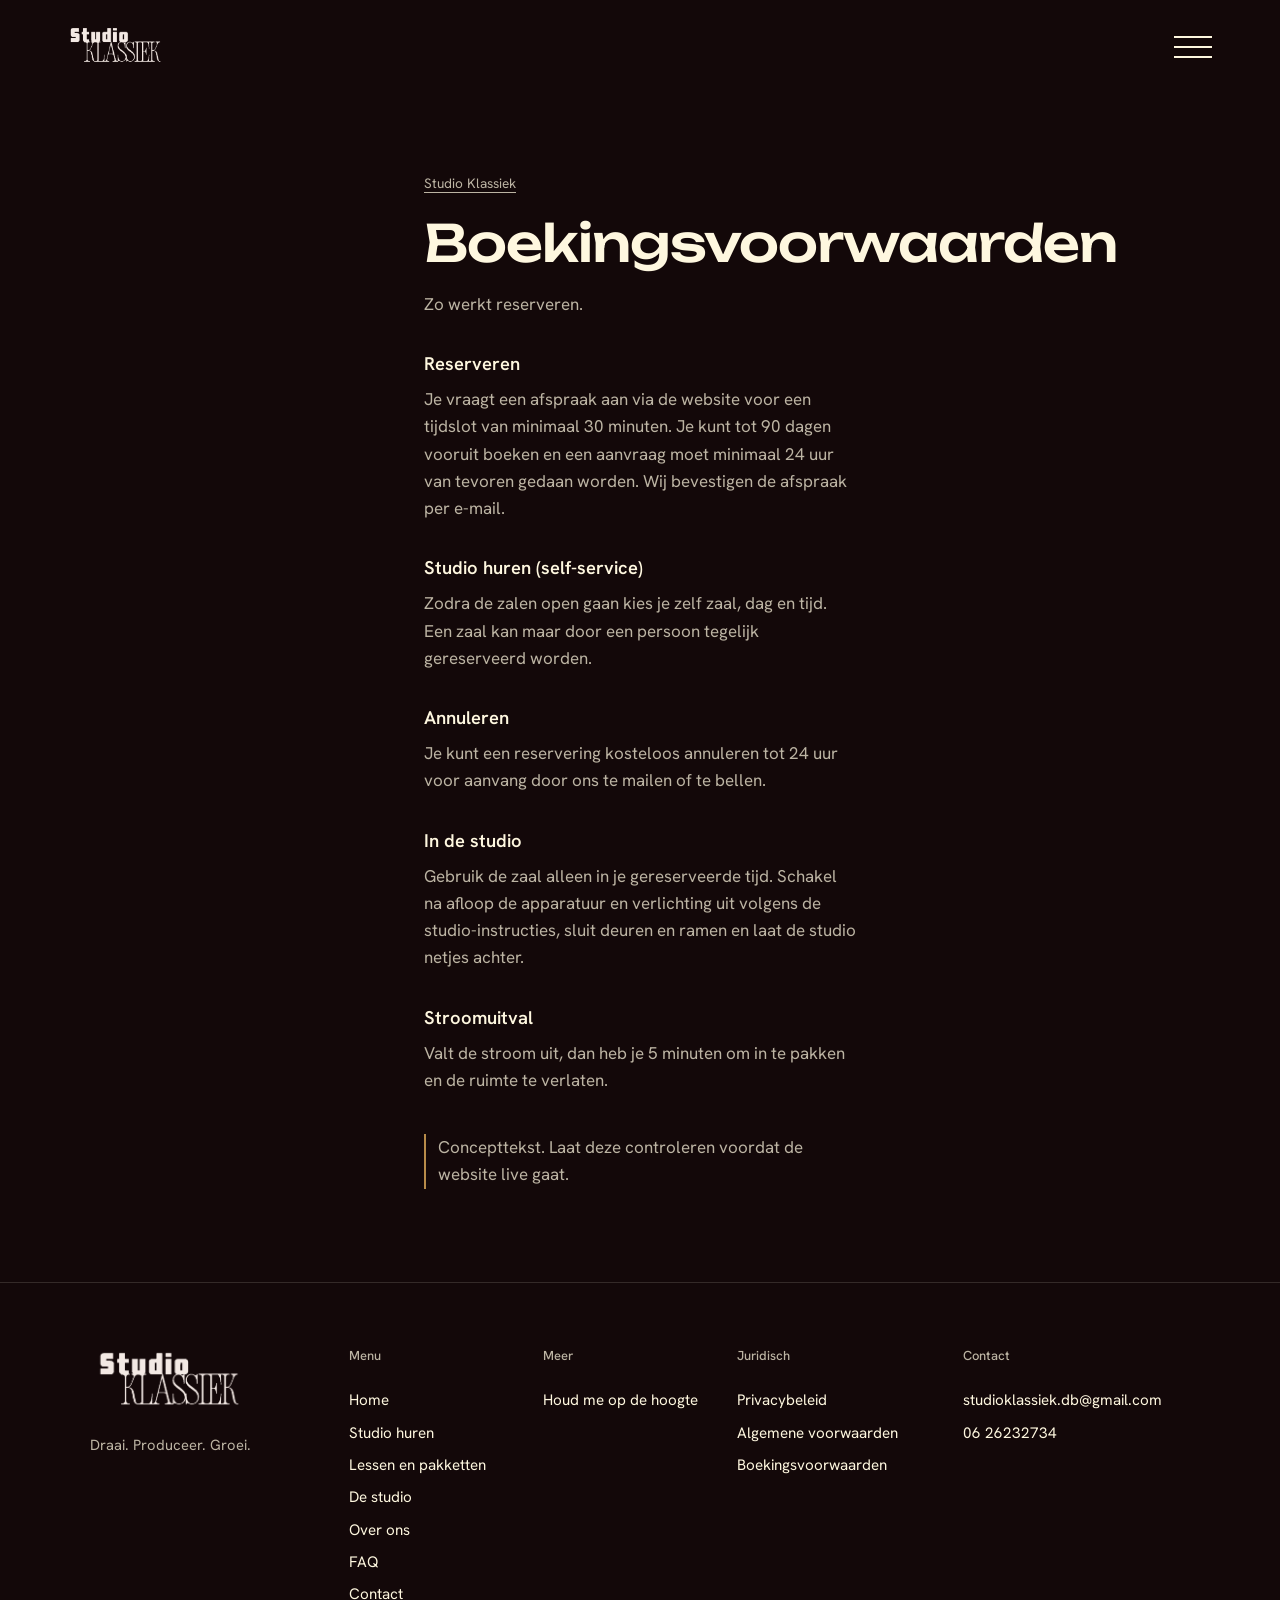
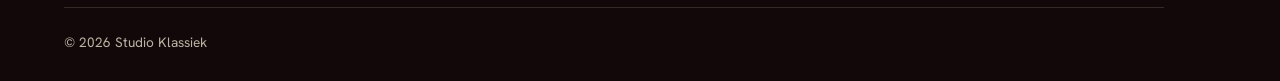
<file: boekingsvoorwaarden.html>
<!doctype html>
<html lang="nl">
<head>
<meta charset="utf-8">
<meta http-equiv="Content-Security-Policy" content="default-src 'self'; script-src 'self'; style-src 'self'; img-src 'self' data:; font-src 'self'; connect-src 'self' https://formsubmit.co; frame-src https://www.google.com; object-src 'none'; base-uri 'self'; form-action 'self'">
<meta name="viewport" content="width=device-width, initial-scale=1">
<title>Boekingsvoorwaarden | Studio Klassiek</title>
<link rel="icon" href="favicon.ico">
<link rel="stylesheet" href="fonts.css">
<link rel="stylesheet" href="styles.css">
</head>
<body class="inner">

<a class="skip" href="#main">Naar de inhoud</a>

<header class="site-header">
  <a class="brand" href="index.html" aria-label="Studio Klassiek, naar de startpagina">
    <img src="assets/logo-cream.png" width="657" height="285" alt="Studio Klassiek">
  </a>
  <div class="head-actions">
    <button class="burger" id="burger" aria-expanded="false" aria-controls="menu" aria-label="Menu"><span></span><span></span><span></span></button>
  </div>
</header>

<nav class="menu" id="menu" aria-label="Hoofdmenu" hidden>
  <a href="self-service.html"><span class="m-text"><span class="m-label">Studio huren</span><small>DJ-studio en Produce-studio per 30 minuten</small></span></a>
  <a href="pakketten.html"><span class="m-text"><span class="m-label">Lessen en pakketten</span><small>DJ- of Produce-lessen, 5 of 10 per pakket</small></span></a>
  <a href="studio.html"><span class="m-text"><span class="m-label">De studio</span><small>De ruimtes en de apparatuur</small></span></a>
  <a href="over-ons.html"><span class="m-text"><span class="m-label">Over ons</span><small>Wie we zijn en voor wie we er zijn</small></span></a>
</nav>

<main id="main" class="page">
  <div class="block narrow-page doc">
    <p class="crumb"><a href="index.html">Studio Klassiek</a></p>
    <h1 class="page-title">Boekingsvoorwaarden</h1>
    <p class="intro">Zo werkt reserveren.</p>
    <h2>Reserveren</h2>
    <p>Je vraagt een afspraak aan via de website voor een tijdslot van minimaal 30 minuten. Je kunt tot 90 dagen vooruit boeken en een aanvraag moet minimaal 24 uur van tevoren gedaan worden. Wij bevestigen de afspraak per e-mail.</p>
    <h2>Studio huren (self-service)</h2>
    <p>Zodra de zalen open gaan kies je zelf zaal, dag en tijd. Een zaal kan maar door een persoon tegelijk gereserveerd worden.</p>
    <h2>Annuleren</h2>
    <p>Je kunt een reservering kosteloos annuleren tot 24 uur voor aanvang door ons te mailen of te bellen.</p>
    <h2>In de studio</h2>
    <p>Gebruik de zaal alleen in je gereserveerde tijd. Schakel na afloop de apparatuur en verlichting uit volgens de studio-instructies, sluit deuren en ramen en laat de studio netjes achter.</p>
    <h2>Stroomuitval</h2>
    <p>Valt de stroom uit, dan heb je 5 minuten om in te pakken en de ruimte te verlaten.</p>
    <p class="fine concept">Concepttekst. Laat deze controleren voordat de website live gaat.</p>
  </div>
</main>

<footer class="site-footer big">
  <div class="foot-grid">
    <div class="foot-brand">
      <img src="assets/logo-cream.png" width="657" height="285" alt="Studio Klassiek">
      <p>Draai. Produceer. Groei.</p>
    </div>
    <nav aria-label="Footer menu">
      <h4>Menu</h4>
      <a href="index.html">Home</a>
      <a href="self-service.html">Studio huren</a>
      <a href="pakketten.html">Lessen en pakketten</a>
      <a href="studio.html">De studio</a>
      <a href="over-ons.html">Over ons</a>
      <a href="faq.html">FAQ</a>
      <a href="contact.html">Contact</a>
    </nav>
    <nav aria-label="Meer">
      <h4>Meer</h4>
      <a href="index.html#early">Houd me op de hoogte</a>
    </nav>
    <nav aria-label="Juridisch">
      <h4>Juridisch</h4>
      <a href="privacy.html">Privacybeleid</a>
      <a href="voorwaarden.html">Algemene voorwaarden</a>
      <a href="boekingsvoorwaarden.html">Boekingsvoorwaarden</a>
    </nav>
    <div>
      <h4>Contact</h4>
      <a data-c-mail href="mailto:studioklassiek.db@gmail.com">studioklassiek.db@gmail.com</a>
      <a data-c-tel href="tel:+31626232734">06 26232734</a>
    </div>
  </div>
  <p class="copy">&copy; 2026 Studio Klassiek</p>
</footer>

<script src="common.js"></script>
<script src="content.js"></script>
</body>
</html>
</file>
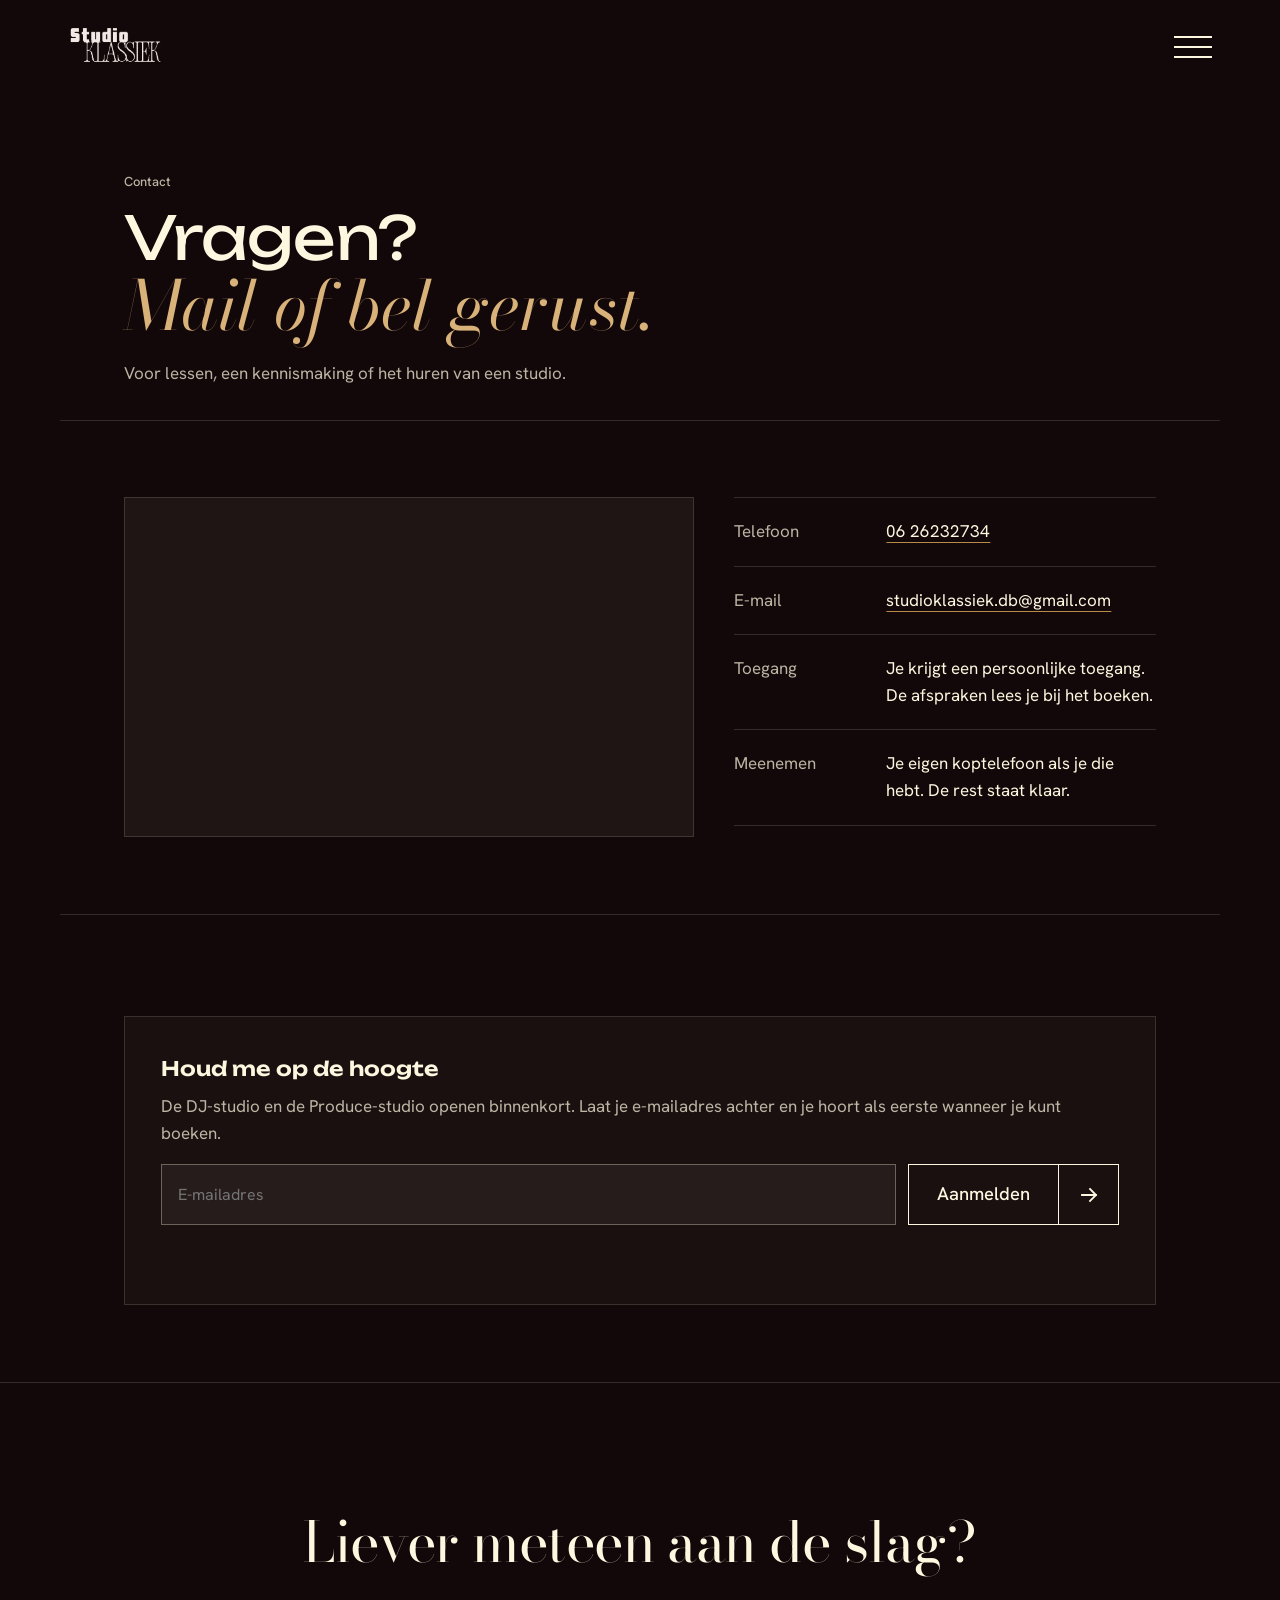
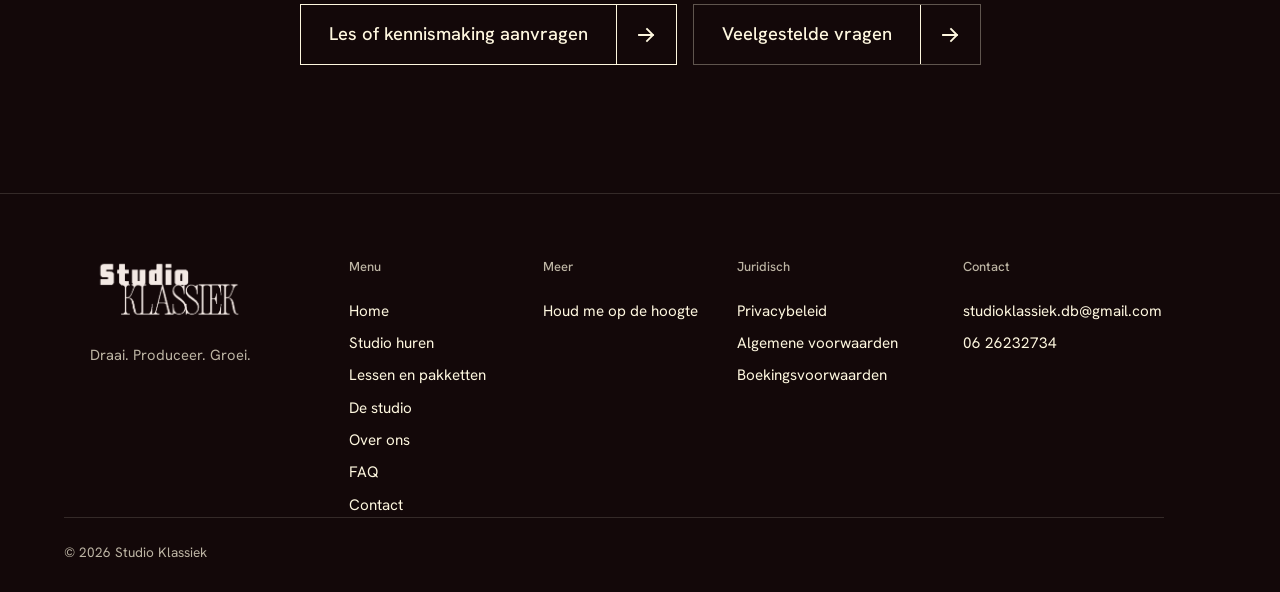
<file: contact.html>
<!doctype html>
<html lang="nl">
<head>
<meta charset="utf-8">
<meta http-equiv="Content-Security-Policy" content="default-src 'self'; script-src 'self'; style-src 'self'; img-src 'self' data:; font-src 'self'; connect-src 'self' https://formsubmit.co; frame-src https://www.google.com; object-src 'none'; base-uri 'self'; form-action 'self'">
<meta name="viewport" content="width=device-width, initial-scale=1">
<title>Contact | Studio Klassiek</title>
<link rel="icon" href="favicon.ico">
<link rel="stylesheet" href="fonts.css">
<link rel="stylesheet" href="styles.css">
</head>
<body class="inner">

<a class="skip" href="#main">Naar de inhoud</a>

<header class="site-header">
  <a class="brand" href="index.html" aria-label="Studio Klassiek, naar de startpagina">
    <img src="assets/logo-cream.png" width="657" height="285" alt="Studio Klassiek">
  </a>
  <div class="head-actions">
    <button class="burger" id="burger" aria-expanded="false" aria-controls="menu" aria-label="Menu"><span></span><span></span><span></span></button>
  </div>
</header>

<nav class="menu" id="menu" aria-label="Hoofdmenu" hidden>
  <a href="self-service.html"><span class="m-text"><span class="m-label">Studio huren</span><small>DJ-studio en Produce-studio per 30 minuten</small></span></a>
  <a href="pakketten.html"><span class="m-text"><span class="m-label">Lessen en pakketten</span><small>DJ- of Produce-lessen, 5 of 10 per pakket</small></span></a>
  <a href="studio.html"><span class="m-text"><span class="m-label">De studio</span><small>De ruimtes en de apparatuur</small></span></a>
  <a href="over-ons.html"><span class="m-text"><span class="m-label">Over ons</span><small>Wie we zijn en voor wie we er zijn</small></span></a>
</nav>

<main id="main" class="page">

<section class="block wide pk-head">
  <p class="eyebrow">Contact</p>
  <h1 class="pk-title">Vragen?<br><em>Mail of bel gerust.</em></h1>
  <p class="intro">Voor lessen, een kennismaking of het huren van een studio.</p>
</section>

<section class="block wide" id="locatie">
  <div class="loc-grid"><div class="map">
    <iframe data-c-map title="Kaart van Den Bosch" loading="lazy" referrerpolicy="no-referrer-when-downgrade" src="https://www.google.com/maps?q=Den+Bosch&amp;output=embed"></iframe>
  </div>
  <dl class="info">
    <div><dt>Telefoon</dt><dd><a data-c-tel href="tel:+31626232734">06 26232734</a></dd></div>
    <div><dt>E-mail</dt><dd><a data-c-mail href="mailto:studioklassiek.db@gmail.com">studioklassiek.db@gmail.com</a></dd></div>
    <div><dt>Adres</dt><dd class="todo" data-c="contact.address">Volgt ('s-Hertogenbosch)</dd></div>
    <div><dt>Openbaar vervoer</dt><dd class="todo" data-c="contact.transit">Volgt</dd></div>
    <div><dt>Parkeren</dt><dd class="todo" data-c="contact.parking">Volgt</dd></div>
    <div><dt>Toegang</dt><dd data-c="contact.access">Je krijgt een persoonlijke toegang. De afspraken lees je bij het boeken.</dd></div>
    <div><dt>Meenemen</dt><dd data-c="contact.bring">Je eigen koptelefoon als je die hebt. De rest staat klaar.</dd></div>
  </dl></div>
</section>

<section class="block wide" id="early">
  <div class="notify">
    <div>
      <h3>Houd me op de hoogte</h3>
      <p data-c="home.notify">De DJ-studio en de Produce-studio openen binnenkort. Laat je e-mailadres achter en je hoort als eerste wanneer je kunt boeken.</p>
    </div>
    <form id="earlyForm" class="early-form" novalidate>
      <label class="sr-only" for="earlyEmail">E-mailadres</label>
      <input id="earlyEmail" name="email" type="email" autocomplete="email" maxlength="120" placeholder="E-mailadres" required>
      <button class="btn" type="submit"><span>Aanmelden</span><i class="arrow" aria-hidden="true"><svg viewBox="0 0 24 24"><path d="M5 12h14M13 6l6 6-6 6"/></svg></i></button>
    </form>
    <p class="early-msg" id="earlyMsg" role="status"></p>
  </div>
</section>

<section class="cta-band">
  <h2>Liever meteen aan de slag?</h2>
  <div class="cta-actions">
    <a class="btn" href="lessen-boeken.html"><span>Les of kennismaking aanvragen</span><i class="arrow" aria-hidden="true"><svg viewBox="0 0 24 24"><path d="M5 12h14M13 6l6 6-6 6"/></svg></i></a>
    <a class="btn alt" href="faq.html"><span>Veelgestelde vragen</span><i class="arrow" aria-hidden="true"><svg viewBox="0 0 24 24"><path d="M5 12h14M13 6l6 6-6 6"/></svg></i></a>
  </div>
</section>

</main>

<footer class="site-footer big">
  <div class="foot-grid">
    <div class="foot-brand">
      <img src="assets/logo-cream.png" width="657" height="285" alt="Studio Klassiek">
      <p>Draai. Produceer. Groei.</p>
    </div>
    <nav aria-label="Footer menu">
      <h4>Menu</h4>
      <a href="index.html">Home</a>
      <a href="self-service.html">Studio huren</a>
      <a href="pakketten.html">Lessen en pakketten</a>
      <a href="studio.html">De studio</a>
      <a href="over-ons.html">Over ons</a>
      <a href="faq.html">FAQ</a>
      <a href="contact.html">Contact</a>
    </nav>
    <nav aria-label="Meer">
      <h4>Meer</h4>
      <a href="index.html#early">Houd me op de hoogte</a>
    </nav>
    <nav aria-label="Juridisch">
      <h4>Juridisch</h4>
      <a href="privacy.html">Privacybeleid</a>
      <a href="voorwaarden.html">Algemene voorwaarden</a>
      <a href="boekingsvoorwaarden.html">Boekingsvoorwaarden</a>
    </nav>
    <div>
      <h4>Contact</h4>
      <a data-c-mail href="mailto:studioklassiek.db@gmail.com">studioklassiek.db@gmail.com</a>
      <a data-c-tel href="tel:+31626232734">06 26232734</a>
    </div>
  </div>
  <p class="copy">&copy; 2026 Studio Klassiek</p>
</footer>

<script src="common.js"></script>
<script src="content.js"></script>
<script src="early.js"></script>
</body>
</html>
</file>
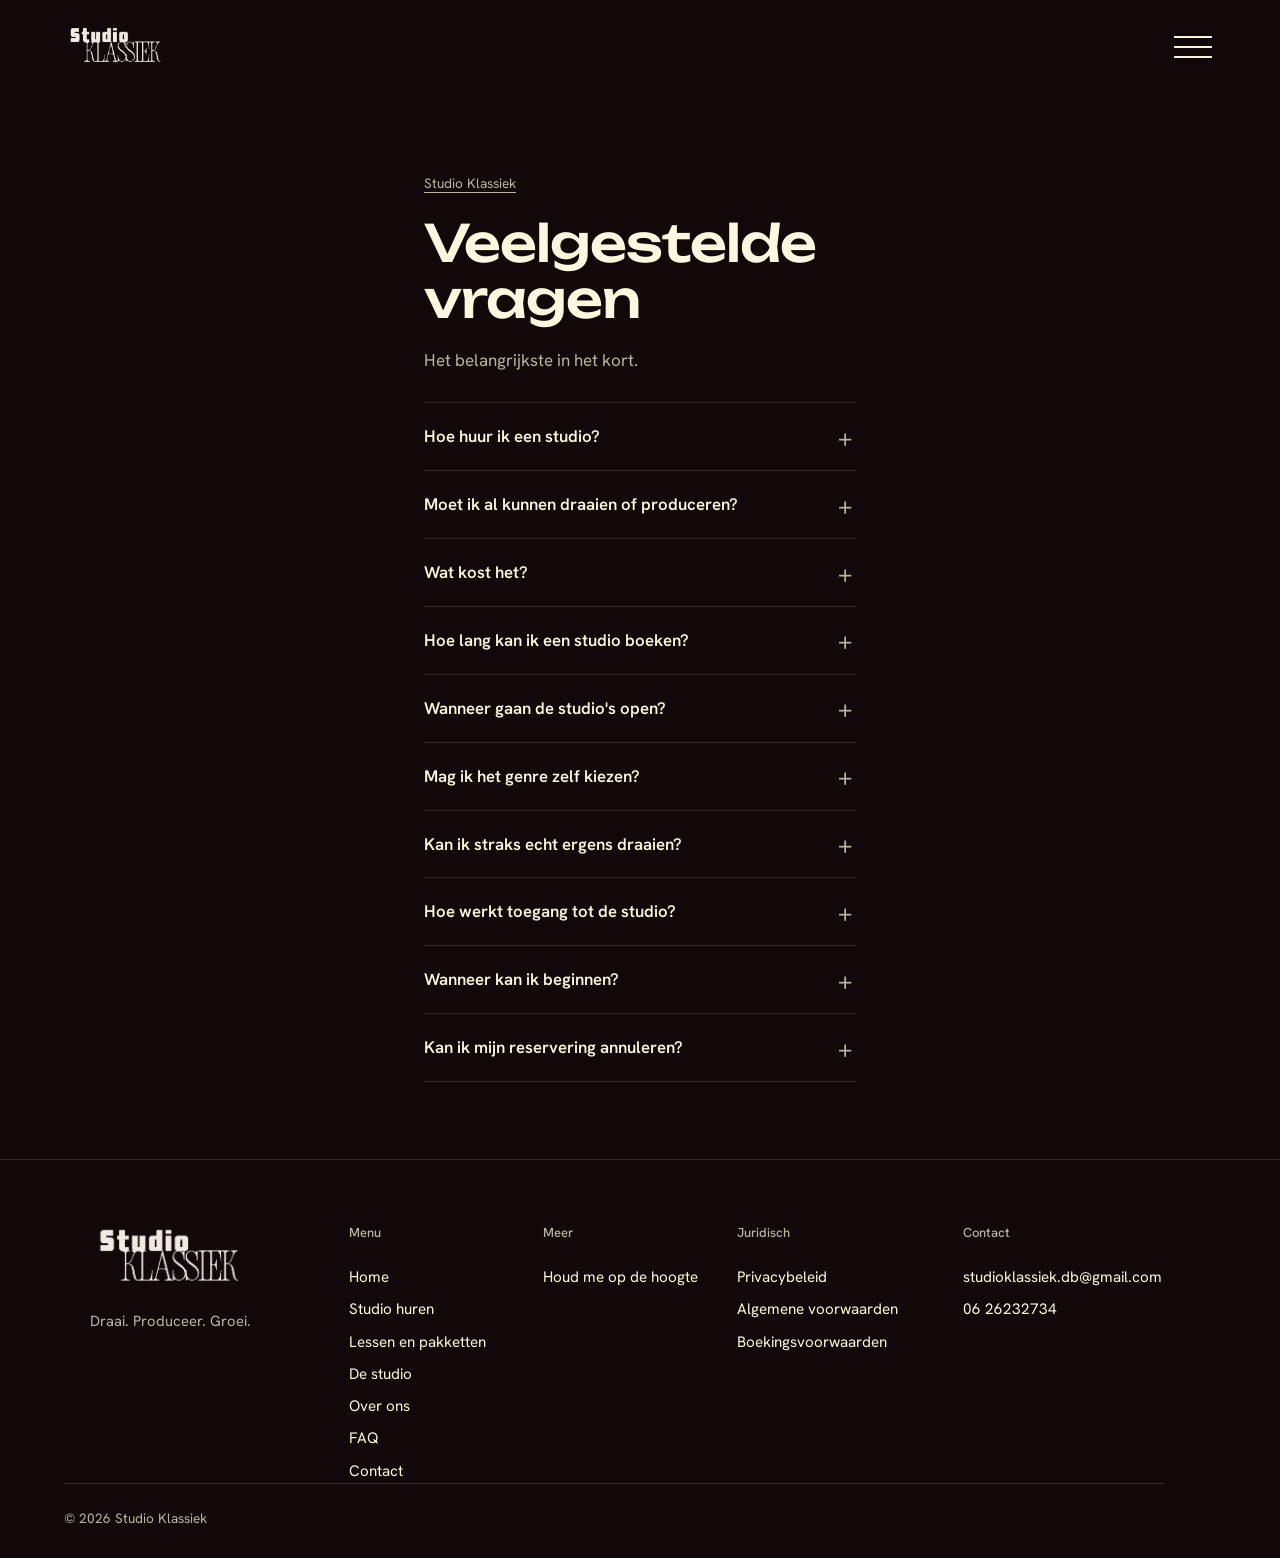
<file: faq.html>
<!doctype html>
<html lang="nl">
<head>
<meta charset="utf-8">
<meta http-equiv="Content-Security-Policy" content="default-src 'self'; script-src 'self'; style-src 'self'; img-src 'self' data:; font-src 'self'; connect-src 'self' https://formsubmit.co; frame-src https://www.google.com; object-src 'none'; base-uri 'self'; form-action 'self'">
<meta name="viewport" content="width=device-width, initial-scale=1">
<title>FAQ | Studio Klassiek</title>
<link rel="icon" href="favicon.ico">
<link rel="stylesheet" href="fonts.css">
<link rel="stylesheet" href="styles.css">
</head>
<body class="inner">

<a class="skip" href="#main">Naar de inhoud</a>

<header class="site-header">
  <a class="brand" href="index.html" aria-label="Studio Klassiek, naar de startpagina">
    <img src="assets/logo-cream.png" width="657" height="285" alt="Studio Klassiek">
  </a>
  <div class="head-actions">
    <button class="burger" id="burger" aria-expanded="false" aria-controls="menu" aria-label="Menu"><span></span><span></span><span></span></button>
  </div>
</header>

<nav class="menu" id="menu" aria-label="Hoofdmenu" hidden>
  <a href="self-service.html"><span class="m-text"><span class="m-label">Studio huren</span><small>DJ-studio en Produce-studio per 30 minuten</small></span></a>
  <a href="pakketten.html"><span class="m-text"><span class="m-label">Lessen en pakketten</span><small>DJ- of Produce-lessen, 5 of 10 per pakket</small></span></a>
  <a href="studio.html"><span class="m-text"><span class="m-label">De studio</span><small>De ruimtes en de apparatuur</small></span></a>
  <a href="over-ons.html"><span class="m-text"><span class="m-label">Over ons</span><small>Wie we zijn en voor wie we er zijn</small></span></a>
</nav>

<main id="main" class="page">
  <div class="block narrow-page doc">
    <p class="crumb"><a href="index.html">Studio Klassiek</a></p>
    <h1 class="page-title">Veelgestelde vragen</h1>
    <p class="intro">Het belangrijkste in het kort.</p>
    <div class="faq" data-faq="all">
      <details><summary>Hoe huur ik een studio?</summary><p>Kies een studio, een dag en een tijd. Tijdsloten duren minimaal 30 minuten. Je krijgt een bevestiging per e-mail.</p></details>
      <details><summary>Wanneer gaan de studio's open?</summary><p>De DJ-studio en de Produce-studio openen binnenkort. <a class="textlink" href="index.html#early">Laat je e-mailadres achter</a> en je hoort het als eerste.</p></details>
      <details><summary>Heb ik ervaring nodig voor de lessen?</summary><p>Nee. Jouw muzieksmaak, nieuwsgierigheid en ambitie zijn het vertrekpunt. Het is voor beginners en gevorderden, jong en oud.</p></details>
      <details><summary>Mag ik het genre zelf kiezen?</summary><p>Ja. Bij DJ-lessen kies je zelf of je house, techno, techhouse, R&amp;B, hiphop, disco, classics of Nederlandstalig wilt leren draaien.</p></details>
      <details><summary>Kan ik ook optreden?</summary><p>Studio Klassiek heeft contacten met verschillende cafés en clubs. Als je klaar bent voor een volgende stap, kunnen we kijken naar een optreden. Dat hangt af van je ontwikkeling, geschiktheid en de beschikbare mogelijkheden en wordt niet gegarandeerd.</p></details>
      <details><summary>Hoe werkt toegang tot de studio?</summary><p>Bij het boeken lees en accepteer je de sleutelovereenkomst. Daarin staan de afspraken over je toegang. Valt de stroom uit, dan heb je 5 minuten om in te pakken en de ruimte te verlaten.</p></details>
      <details><summary>Kan ik mijn reservering annuleren?</summary><p>Ja, tot 24 uur van tevoren. Mail of bel ons. Zie de boekingsvoorwaarden.</p></details>
    </div>
    
  </div>
</main>

<footer class="site-footer big">
  <div class="foot-grid">
    <div class="foot-brand">
      <img src="assets/logo-cream.png" width="657" height="285" alt="Studio Klassiek">
      <p>Draai. Produceer. Groei.</p>
    </div>
    <nav aria-label="Footer menu">
      <h4>Menu</h4>
      <a href="index.html">Home</a>
      <a href="self-service.html">Studio huren</a>
      <a href="pakketten.html">Lessen en pakketten</a>
      <a href="studio.html">De studio</a>
      <a href="over-ons.html">Over ons</a>
      <a href="faq.html">FAQ</a>
      <a href="contact.html">Contact</a>
    </nav>
    <nav aria-label="Meer">
      <h4>Meer</h4>
      <a href="index.html#early">Houd me op de hoogte</a>
    </nav>
    <nav aria-label="Juridisch">
      <h4>Juridisch</h4>
      <a href="privacy.html">Privacybeleid</a>
      <a href="voorwaarden.html">Algemene voorwaarden</a>
      <a href="boekingsvoorwaarden.html">Boekingsvoorwaarden</a>
    </nav>
    <div>
      <h4>Contact</h4>
      <a data-c-mail href="mailto:studioklassiek.db@gmail.com">studioklassiek.db@gmail.com</a>
      <a data-c-tel href="tel:+31626232734">06 26232734</a>
    </div>
  </div>
  <p class="copy">&copy; 2026 Studio Klassiek</p>
</footer>

<script src="common.js"></script>
<script src="content.js"></script>
</body>
</html>
</file>
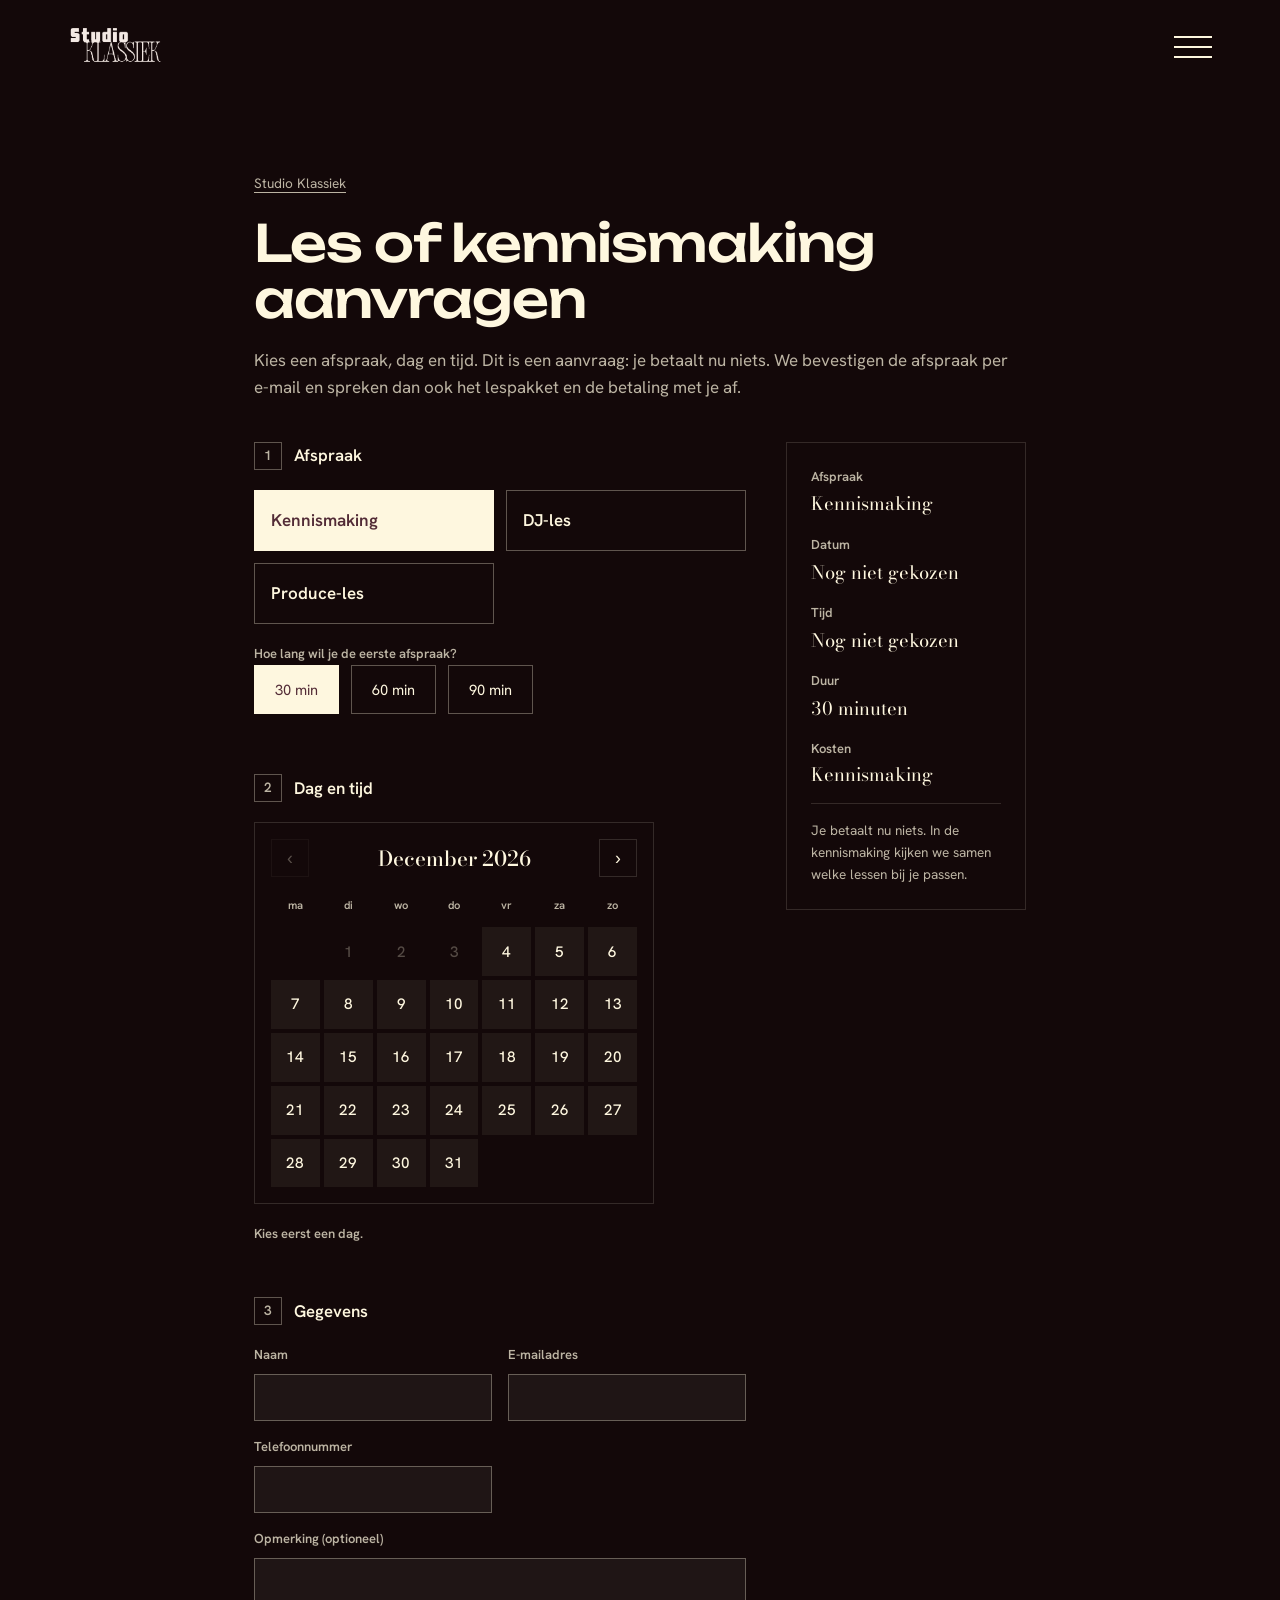
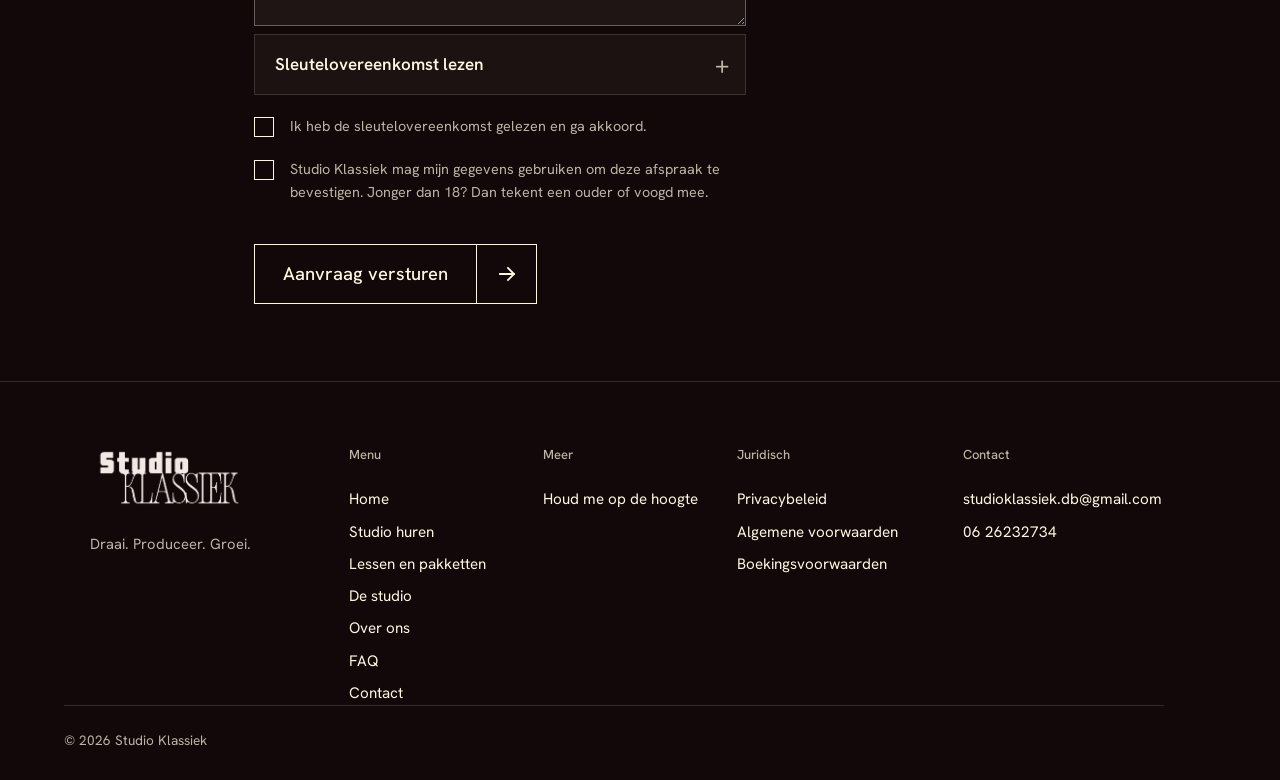
<file: lessen-boeken.html>
<!doctype html>
<html lang="nl">
<head>
<meta charset="utf-8">
<meta http-equiv="Content-Security-Policy" content="default-src 'self'; script-src 'self'; style-src 'self'; img-src 'self' data:; font-src 'self'; connect-src 'self' https://formsubmit.co; frame-src https://www.google.com; object-src 'none'; base-uri 'self'; form-action 'self'">
<meta name="viewport" content="width=device-width, initial-scale=1">
<title>Les of kennismaking aanvragen | Studio Klassiek</title>
<meta name="description" content="Vraag een DJ-les, produce-les of kennismaking aan bij Studio Klassiek. Kies dag en tijd, we bevestigen per e-mail.">
<link rel="icon" href="favicon.ico">
<link rel="stylesheet" href="fonts.css">
<link rel="stylesheet" href="styles.css">
</head>
<body class="inner">

<a class="skip" href="#main">Naar de inhoud</a>

<header class="site-header">
  <a class="brand" href="index.html" aria-label="Studio Klassiek, naar de startpagina">
    <img src="assets/logo-cream.png" width="657" height="285" alt="Studio Klassiek">
  </a>
  <div class="head-actions">
    <button class="burger" id="burger" aria-expanded="false" aria-controls="menu" aria-label="Menu"><span></span><span></span><span></span></button>
  </div>
</header>

<nav class="menu" id="menu" aria-label="Hoofdmenu" hidden>
  <a href="self-service.html"><span class="m-text"><span class="m-label">Studio huren</span><small>DJ-studio en Produce-studio per 30 minuten</small></span></a>
  <a href="pakketten.html"><span class="m-text"><span class="m-label">Lessen en pakketten</span><small>DJ- of Produce-lessen, 5 of 10 per pakket</small></span></a>
  <a href="studio.html"><span class="m-text"><span class="m-label">De studio</span><small>De ruimtes en de apparatuur</small></span></a>
  <a href="over-ons.html"><span class="m-text"><span class="m-label">Over ons</span><small>Wie we zijn en voor wie we er zijn</small></span></a>
</nav>

<main id="main" class="page">
  <div class="block">
    <p class="crumb"><a href="index.html">Studio Klassiek</a></p>
    <h1 class="page-title">Les of kennismaking aanvragen</h1>
    <p class="intro">Kies een afspraak, dag en tijd. Dit is een aanvraag: je betaalt nu niets. We bevestigen de afspraak per e-mail en spreken dan ook het lespakket en de betaling met je af.</p>

    <div class="booking">
      <form id="bookForm" class="book-form" novalidate>

        <fieldset class="step">
          <legend><span class="num">1</span> Afspraak</legend>
          <div class="choices" role="radiogroup">
            <label class="choice"><input type="radio" name="type" value="kennismaking" checked><span><b>Kennismaking</b></span></label>
            <label class="choice"><input type="radio" name="type" value="dj"><span><b>DJ-les</b></span></label>
            <label class="choice"><input type="radio" name="type" value="produce"><span><b>Produce-les</b></span></label>
          </div>
          <p class="mini dur-label" id="durLabel">Hoe lang wil je de eerste afspraak?</p>
          <div class="durations" role="radiogroup" aria-labelledby="durLabel">
            <label><input type="radio" name="duration" value="30" checked><span>30 min</span></label>
            <label><input type="radio" name="duration" value="60"><span>60 min</span></label>
            <label><input type="radio" name="duration" value="90"><span>90 min</span></label>
          </div>
        </fieldset>

        <fieldset class="step">
          <legend><span class="num">2</span> Dag en tijd</legend>
          <div class="cal" id="cal" aria-label="Kalender"></div>
          <p class="mini" id="slotHead">Kies eerst een dag.</p>
          <div class="slots" id="slots" aria-live="polite"></div>
        </fieldset>

        <fieldset class="step">
          <legend><span class="num">3</span> Gegevens</legend>
          <div class="fields">
            <label>Naam<input name="name" type="text" autocomplete="name" maxlength="80" required></label>
            <label>E-mailadres<input name="email" type="email" autocomplete="email" maxlength="120" required></label>
            <label>Telefoonnummer<input name="phone" type="tel" autocomplete="tel" maxlength="25" required></label>
            <label class="full">Opmerking (optioneel)<textarea name="note" rows="2" maxlength="500"></textarea></label>
          </div>
          <details class="key-agreement">
            <summary>Sleutelovereenkomst lezen</summary>
            <div class="key-body">
              <div class="callout">
      <h2>Stroomuitval</h2>
      <p>Valt de stroom uit, dan heb je 5 minuten om in te pakken en de ruimte te verlaten.</p>
    </div>

    <h2>1. Ontvangst van toegangsmiddel</h2>
    <p>De cursist verklaart het omschreven toegangsmiddel in goede staat te hebben ontvangen. Het toegangsmiddel blijft eigendom van Studio Klassiek.</p>
    <p>In de overeenkomst worden vastgelegd:</p>
    <ul class="ticks">
      <li>Type toegangsmiddel (sleutel, tag, pas of anders)</li>
      <li>Sleutelnummer of identificatie en het aantal</li>
      <li>Datum en tijd van uitgifte</li>
      <li>Eventuele borg (in euro)</li>
      <li>Toegestane ruimte(s)</li>
      <li>Periode van het toegangsrecht</li>
      <li>Lestijden en aanvullende toestemming</li>
    </ul>

    <h2>2. Persoonlijk gebruik en toegang</h2>
    <p>Toegang is uitsluitend toegestaan tijdens afgesproken lessen of met voorafgaande uitdrukkelijke toestemming van Studio Klassiek. Het toegangsmiddel is persoonlijk: de cursist leent het niet uit, draagt het niet over en laat het niet namaken of kopiëren zonder voorafgaande schriftelijke toestemming. Het geeft geen recht op vrij oefenen buiten de afgesproken tijden.</p>

    <h2>3. Veiligheid en afsluiten</h2>
    <p>De cursist bewaart het toegangsmiddel zorgvuldig, laat geen onbevoegden binnen en sluit na gebruik deuren en ramen volgens de studio-instructies. Apparatuur en verlichting worden volgens die instructies uitgeschakeld en de studio wordt netjes achtergelaten. Bij twijfel over de beveiliging wordt Studio Klassiek direct geïnformeerd.</p>

    <h2>4. Verlies, diefstal of defect</h2>
    <p>Verlies, diefstal, een defect of een vermoeden van misbruik wordt onmiddellijk gemeld bij de contactpersoon van Studio Klassiek. Studio Klassiek kan het toegangsmiddel blokkeren of vervangen en de toegang beveiligen. Aantoonbare, redelijke kosten worden alleen op de cursist verhaald voor zover het verlies of de schade aan de cursist kan worden toegerekend. Er geldt geen automatische vaste boete.</p>

    <h2>5. Teruggave en beëindiging</h2>
    <p>De cursist levert het toegangsmiddel uiterlijk op de laatste dag van het toegangsrecht in, of eerder op redelijk verzoek van Studio Klassiek als daarvoor een gerechtvaardigde reden bestaat. Studio Klassiek bevestigt de ontvangst. Een afzonderlijk overeengekomen sleutelborg wordt terugbetaald, behoudens wettelijk toegestane verrekening van vaststaande vorderingen.</p>

    <h2>6. Relatie met lessen en minderjarige cursisten</h2>
    <p>Deze sleutelovereenkomst is een aanvulling op de lesafspraken en huisregels. Zij geeft op zichzelf geen recht op onbeperkte toegang. Bij tegenstrijdigheid gelden dwingendrechtelijke regels en individueel schriftelijk gemaakte afspraken. Voor een cursist jonger dan 18 jaar tekent een ouder of wettelijke voogd mee voor toestemming voor het sleutelgebruik en deze afspraken.</p>

    <h2>Ondertekening</h2>
    <p>Partijen bevestigen de ontvangst van het toegangsmiddel en hun akkoord met deze afspraken. Studio Klassiek en de cursist tekenen met plaats, datum, naam en handtekening. Bij een cursist jonger dan 18 jaar tekent ook een ouder of wettelijke voogd. Bij teruggave bevestigt Studio Klassiek datum, tijd en aantal.</p>
              <p><a class="textlink" href="assets/sleutelovereenkomst.pdf" target="_blank" rel="noopener">Open de sleutelovereenkomst (PDF)</a></p>
            </div>
          </details>
          <label class="check"><input type="checkbox" name="keyAgree" required><span>Ik heb de sleutelovereenkomst gelezen en ga akkoord.</span></label>
          <label class="check"><input type="checkbox" name="consent" required><span>Studio Klassiek mag mijn gegevens gebruiken om deze afspraak te bevestigen. Jonger dan 18? Dan tekent een ouder of voogd mee.</span></label>
        </fieldset>

        <p class="error" id="formError" role="alert" hidden></p>
        <button class="btn" type="submit" id="submitBtn"><span>Aanvraag versturen</span><i class="arrow" aria-hidden="true"><svg viewBox="0 0 24 24"><path d="M5 12h14M13 6l6 6-6 6"/></svg></i></button>
      </form>

      <aside class="summary" aria-label="Overzicht">
        <dl>
          <dt>Afspraak</dt><dd id="sType">Kennismaking</dd>
          <dt>Datum</dt><dd id="sDate">Nog niet gekozen</dd>
          <dt>Tijd</dt><dd id="sTime">Nog niet gekozen</dd>
          <dt>Duur</dt><dd id="sDur">30 minuten</dd>
          <dt>Kosten</dt><dd id="sPrice">Kennismaking</dd>
        </dl>
        <p class="sum-note" id="sPriceNote">Je betaalt nu niets. Dit is een aanvraag.</p>
      </aside>
    </div>

    <div class="done" id="done" hidden tabindex="-1">
      <h3 id="doneTitle">Bedankt!</h3>
      <p id="doneText"></p>
      <div class="done-actions" id="doneActions"></div>
    </div>
  </div>
</main>

<footer class="site-footer big">
  <div class="foot-grid">
    <div class="foot-brand">
      <img src="assets/logo-cream.png" width="657" height="285" alt="Studio Klassiek">
      <p>Draai. Produceer. Groei.</p>
    </div>
    <nav aria-label="Footer menu">
      <h4>Menu</h4>
      <a href="index.html">Home</a>
      <a href="self-service.html">Studio huren</a>
      <a href="pakketten.html">Lessen en pakketten</a>
      <a href="studio.html">De studio</a>
      <a href="over-ons.html">Over ons</a>
      <a href="faq.html">FAQ</a>
      <a href="contact.html">Contact</a>
    </nav>
    <nav aria-label="Meer">
      <h4>Meer</h4>
      <a href="index.html#early">Houd me op de hoogte</a>
    </nav>
    <nav aria-label="Juridisch">
      <h4>Juridisch</h4>
      <a href="privacy.html">Privacybeleid</a>
      <a href="voorwaarden.html">Algemene voorwaarden</a>
      <a href="boekingsvoorwaarden.html">Boekingsvoorwaarden</a>
    </nav>
    <div>
      <h4>Contact</h4>
      <a data-c-mail href="mailto:studioklassiek.db@gmail.com">studioklassiek.db@gmail.com</a>
      <a data-c-tel href="tel:+31626232734">06 26232734</a>
    </div>
  </div>
  <p class="copy">&copy; 2026 Studio Klassiek</p>
</footer>

<script src="common.js"></script>
<script src="content.js"></script>
<script src="app.js"></script>
</body>
</html>
</file>
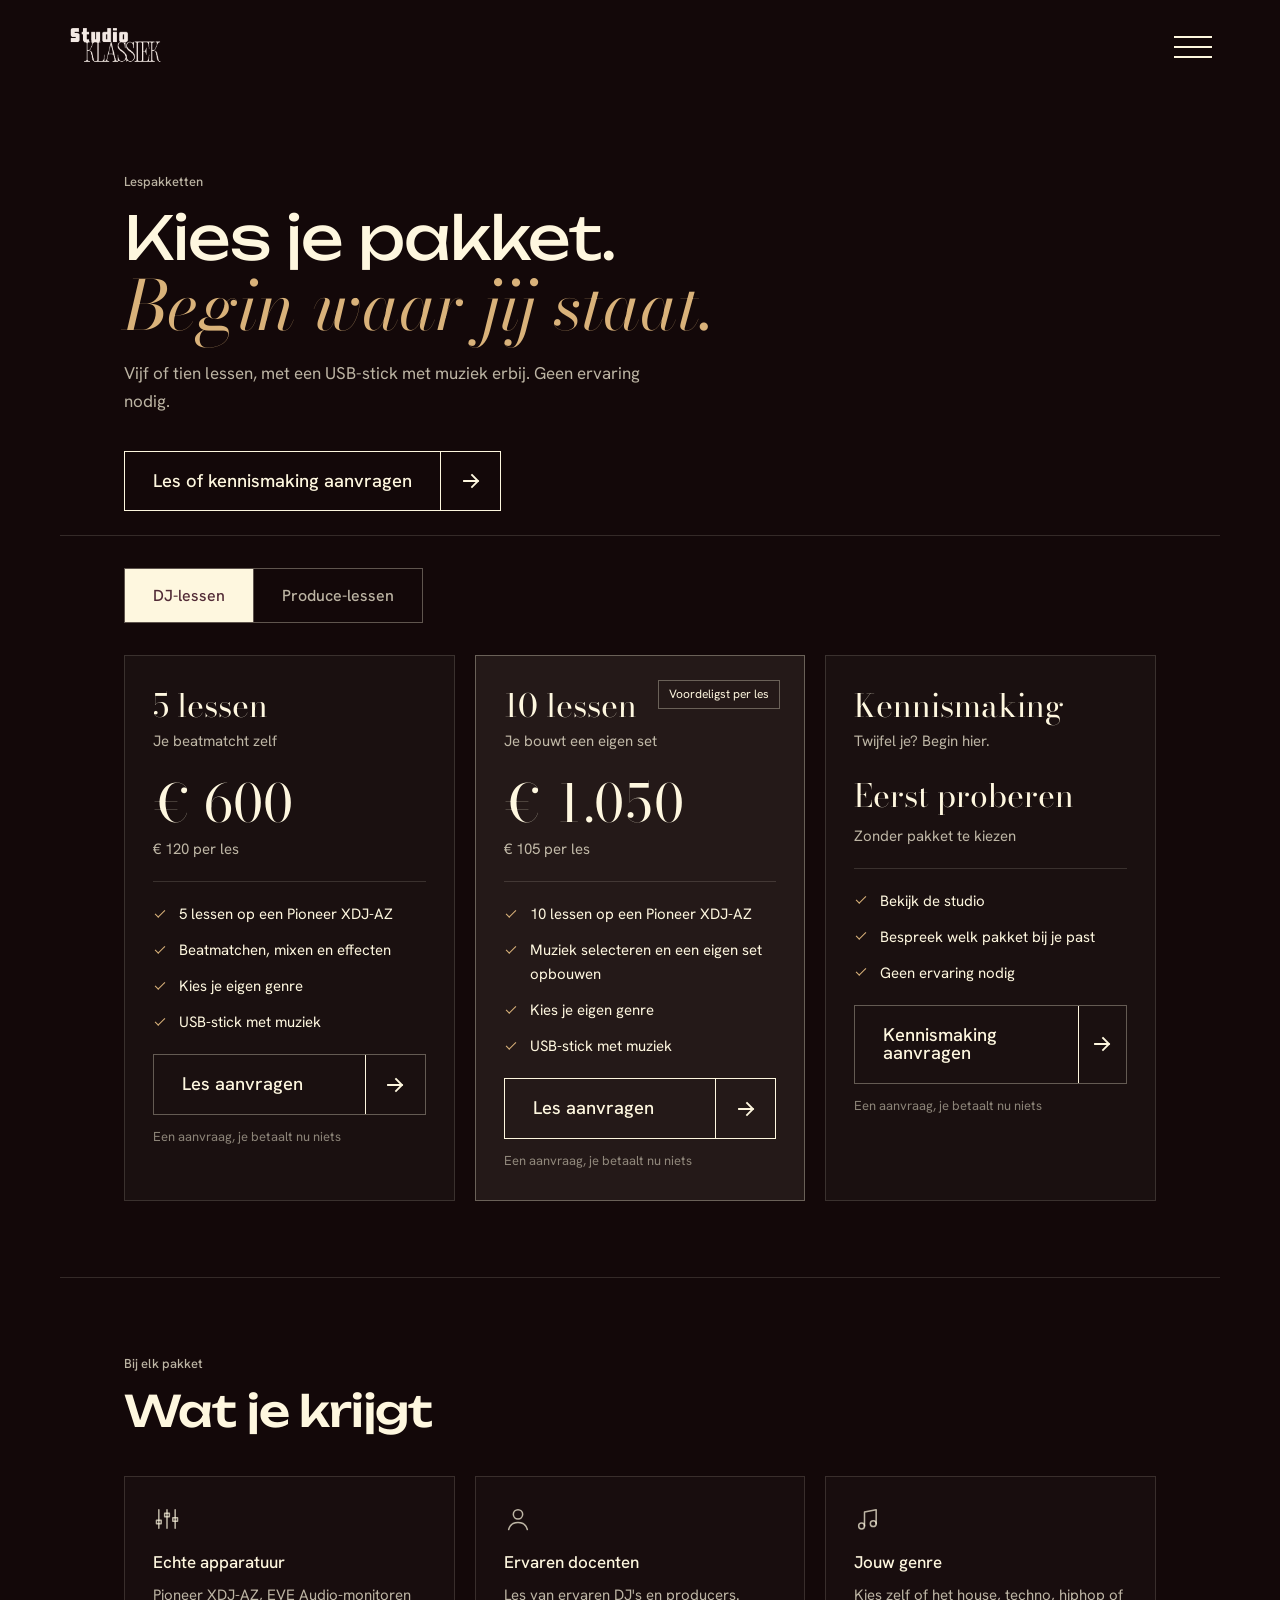
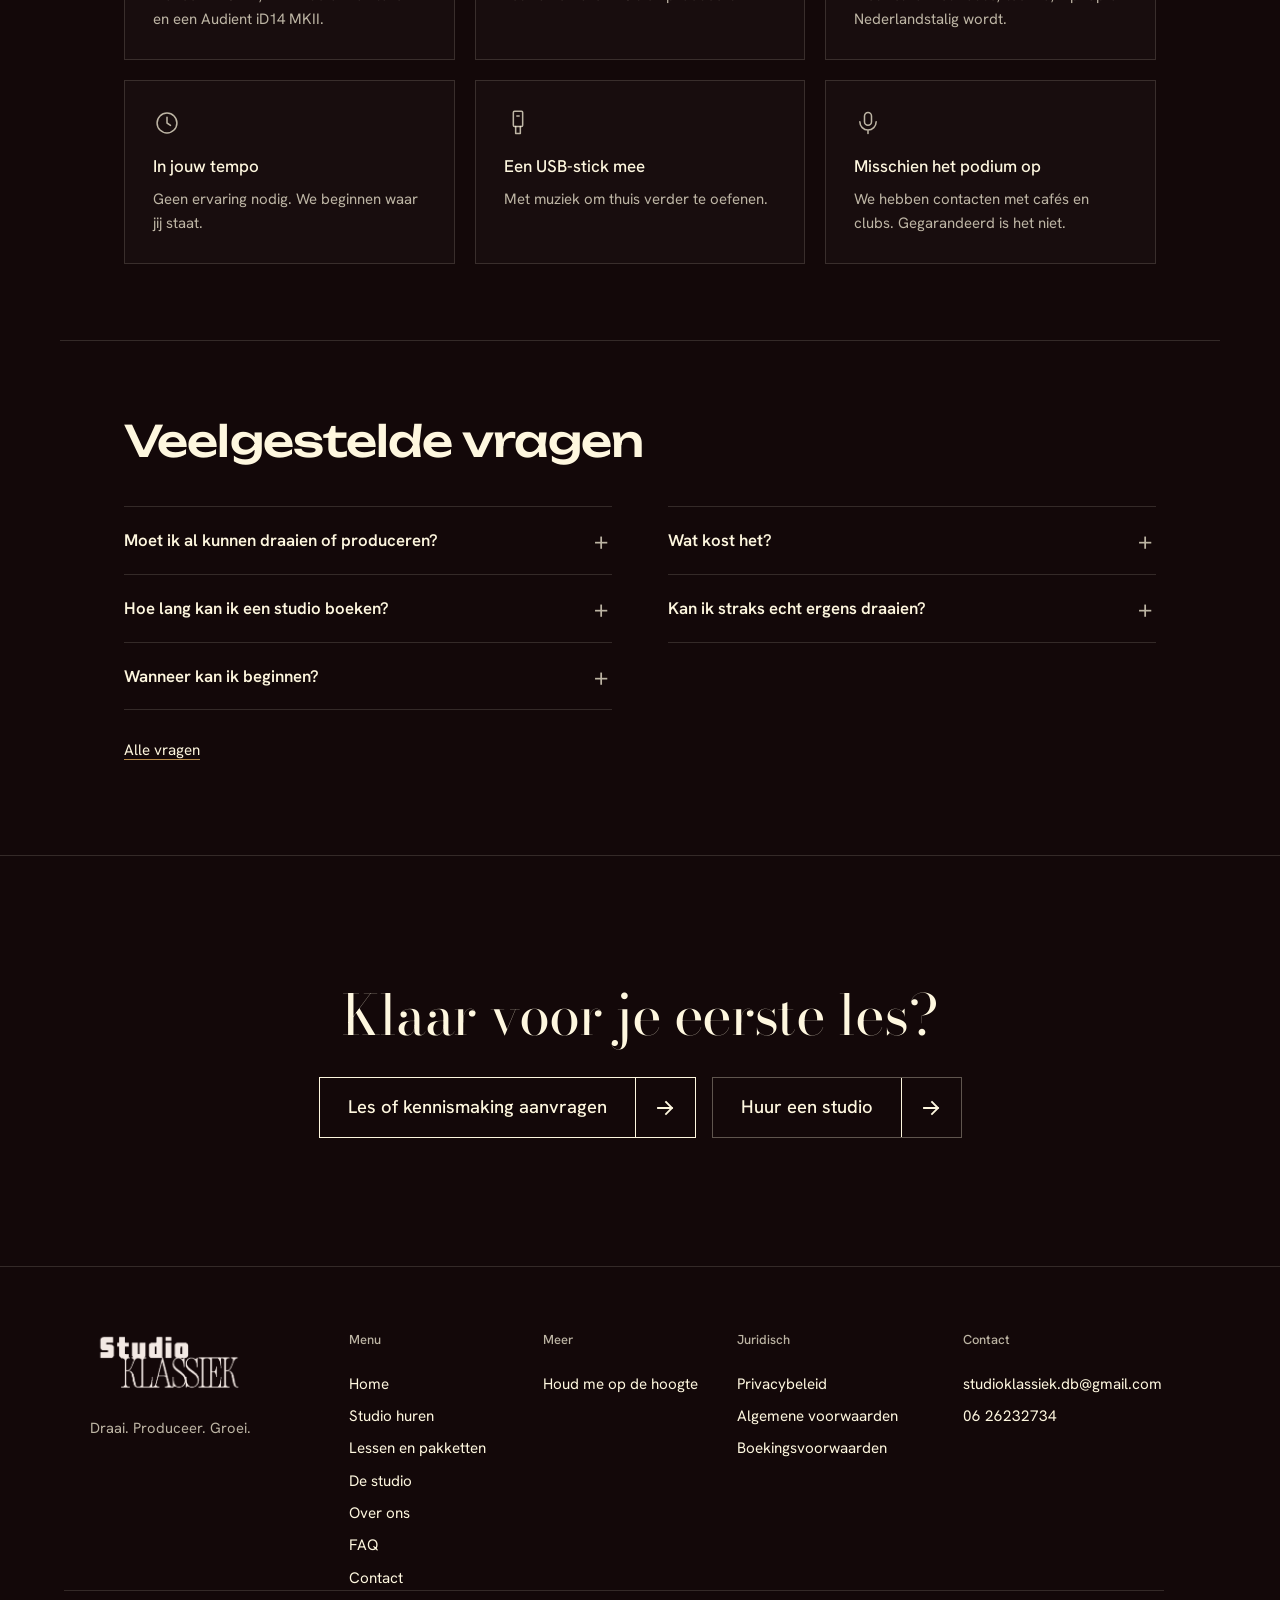
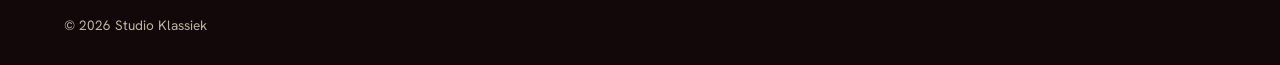
<file: pakketten.html>
<!doctype html>
<html lang="nl">
<head>
<meta charset="utf-8">
<meta http-equiv="Content-Security-Policy" content="default-src 'self'; script-src 'self'; style-src 'self'; img-src 'self' data:; font-src 'self'; connect-src 'self' https://formsubmit.co; frame-src https://www.google.com; object-src 'none'; base-uri 'self'; form-action 'self'">
<meta name="viewport" content="width=device-width, initial-scale=1">
<title>Lespakketten | Studio Klassiek</title>
<link rel="icon" href="favicon.ico">
<link rel="stylesheet" href="fonts.css">
<link rel="stylesheet" href="styles.css">
</head>
<body class="inner">

<a class="skip" href="#main">Naar de inhoud</a>

<header class="site-header">
  <a class="brand" href="index.html" aria-label="Studio Klassiek, naar de startpagina">
    <img src="assets/logo-cream.png" width="657" height="285" alt="Studio Klassiek">
  </a>
  <div class="head-actions">
    <button class="burger" id="burger" aria-expanded="false" aria-controls="menu" aria-label="Menu"><span></span><span></span><span></span></button>
  </div>
</header>

<nav class="menu" id="menu" aria-label="Hoofdmenu" hidden>
  <a href="self-service.html"><span class="m-text"><span class="m-label">Studio huren</span><small>DJ-studio en Produce-studio per 30 minuten</small></span></a>
  <a href="pakketten.html"><span class="m-text"><span class="m-label">Lessen en pakketten</span><small>DJ- of Produce-lessen, 5 of 10 per pakket</small></span></a>
  <a href="studio.html"><span class="m-text"><span class="m-label">De studio</span><small>De ruimtes en de apparatuur</small></span></a>
  <a href="over-ons.html"><span class="m-text"><span class="m-label">Over ons</span><small>Wie we zijn en voor wie we er zijn</small></span></a>
</nav>

<main id="main" class="page">

<section class="block wide pk-head">
  <p class="eyebrow">Lespakketten</p>
  <h1 class="pk-title">Kies je pakket.<br><em>Begin waar jij staat.</em></h1>
  <p class="intro">Vijf of tien lessen, met een USB-stick met muziek erbij. Geen ervaring nodig.</p>
  <a class="btn" href="lessen-boeken.html"><span>Les of kennismaking aanvragen</span><i class="arrow" aria-hidden="true"><svg viewBox="0 0 24 24"><path d="M5 12h14M13 6l6 6-6 6"/></svg></i></a>
</section>

<section class="block wide pk-section" id="pakketten">
  <div class="seg" role="tablist" aria-label="Kies je richting">
    <button type="button" role="tab" id="tab-dj" aria-selected="true" aria-controls="pk-dj">DJ-lessen</button>
    <button type="button" role="tab" id="tab-produce" aria-selected="false" aria-controls="pk-produce" tabindex="-1">Produce-lessen</button>
  </div>

  <div class="pk-grid" id="pk-dj" role="tabpanel" aria-labelledby="tab-dj">
    <article class="pk">
      <header><h2>5 lessen</h2><p class="pk-tag">Je beatmatcht zelf</p></header>
      <p class="pk-price" data-price="lessons.dj.price5">€ 600</p>
      <p class="pk-per" data-per="lessons.dj.price5:5">€ 120 per les</p>
      <ul class="pk-list">
        <li>5 lessen op een Pioneer XDJ-AZ</li>
        <li>Beatmatchen, mixen en effecten</li>
        <li>Kies je eigen genre</li>
        <li>USB-stick met muziek</li>
      </ul>
      <a class="btn alt" href="lessen-boeken.html"><span>Les aanvragen</span><i class="arrow" aria-hidden="true"><svg viewBox="0 0 24 24"><path d="M5 12h14M13 6l6 6-6 6"/></svg></i></a>
      <p class="pk-fine">Een aanvraag, je betaalt nu niets</p>
    </article>
    <article class="pk is-best">
      <span class="pk-badge">Voordeligst per les</span>
      <header><h2>10 lessen</h2><p class="pk-tag">Je bouwt een eigen set</p></header>
      <p class="pk-price" data-price="lessons.dj.price10">€ 1.050</p>
      <p class="pk-per" data-per="lessons.dj.price10:10">€ 105 per les</p>
      <ul class="pk-list">
        <li>10 lessen op een Pioneer XDJ-AZ</li>
        <li>Muziek selecteren en een eigen set opbouwen</li>
        <li>Kies je eigen genre</li>
        <li>USB-stick met muziek</li>
      </ul>
      <a class="btn" href="lessen-boeken.html"><span>Les aanvragen</span><i class="arrow" aria-hidden="true"><svg viewBox="0 0 24 24"><path d="M5 12h14M13 6l6 6-6 6"/></svg></i></a>
      <p class="pk-fine">Een aanvraag, je betaalt nu niets</p>
    </article>
    <article class="pk pk-try">
      <header><h2>Kennismaking</h2><p class="pk-tag">Twijfel je? Begin hier.</p></header>
      <p class="pk-price pk-text">Eerst proberen</p>
      <p class="pk-per">Zonder pakket te kiezen</p>
      <ul class="pk-list">
        <li>Bekijk de studio</li>
        <li>Bespreek welk pakket bij je past</li>
        <li>Geen ervaring nodig</li>
      </ul>
      <a class="btn alt" href="lessen-boeken.html"><span>Kennismaking aanvragen</span><i class="arrow" aria-hidden="true"><svg viewBox="0 0 24 24"><path d="M5 12h14M13 6l6 6-6 6"/></svg></i></a>
      <p class="pk-fine">Een aanvraag, je betaalt nu niets</p>
    </article>
  </div>

  <div class="pk-grid" id="pk-produce" role="tabpanel" aria-labelledby="tab-produce" hidden>
    <article class="pk">
      <header><h2>5 lessen</h2><p class="pk-tag">Je bouwt een arrangement</p></header>
      <p class="pk-price" data-price="lessons.produce.price5">€ 875</p>
      <p class="pk-per" data-per="lessons.produce.price5:5">€ 175 per les</p>
      <ul class="pk-list">
        <li>5 lessen in de Produce-studio</li>
        <li>Beats, melodieën en arrangementen</li>
        <li>Effecten gebruiken</li>
        <li>USB-stick met muziek</li>
      </ul>
      <a class="btn alt" href="lessen-boeken.html"><span>Les aanvragen</span><i class="arrow" aria-hidden="true"><svg viewBox="0 0 24 24"><path d="M5 12h14M13 6l6 6-6 6"/></svg></i></a>
      <p class="pk-fine">Een aanvraag, je betaalt nu niets</p>
    </article>
    <article class="pk is-best">
      <span class="pk-badge">Voordeligst per les</span>
      <header><h2>10 lessen</h2><p class="pk-tag">Je mixt een complete track</p></header>
      <p class="pk-price" data-price="lessons.produce.price10">€ 1.500</p>
      <p class="pk-per" data-per="lessons.produce.price10:10">€ 150 per les</p>
      <ul class="pk-list">
        <li>10 lessen in de Produce-studio</li>
        <li>Vocals opnemen in de vocal booth</li>
        <li>Je track afmixen tot een complete productie</li>
        <li>USB-stick met muziek</li>
      </ul>
      <a class="btn" href="lessen-boeken.html"><span>Les aanvragen</span><i class="arrow" aria-hidden="true"><svg viewBox="0 0 24 24"><path d="M5 12h14M13 6l6 6-6 6"/></svg></i></a>
      <p class="pk-fine">Een aanvraag, je betaalt nu niets</p>
    </article>
    <article class="pk pk-try">
      <header><h2>Kennismaking</h2><p class="pk-tag">Twijfel je? Begin hier.</p></header>
      <p class="pk-price pk-text">Eerst proberen</p>
      <p class="pk-per">Zonder pakket te kiezen</p>
      <ul class="pk-list">
        <li>Bekijk de studio</li>
        <li>Bespreek welk pakket bij je past</li>
        <li>Geen ervaring nodig</li>
      </ul>
      <a class="btn alt" href="lessen-boeken.html"><span>Kennismaking aanvragen</span><i class="arrow" aria-hidden="true"><svg viewBox="0 0 24 24"><path d="M5 12h14M13 6l6 6-6 6"/></svg></i></a>
      <p class="pk-fine">Een aanvraag, je betaalt nu niets</p>
    </article>
  </div>
</section>

<section class="block wide" id="voordelen">
  <p class="eyebrow">Bij elk pakket</p>
  <h2>Wat je krijgt</h2>
  <div class="vo-grid">
    <div class="vo"><svg viewBox="0 0 24 24" aria-hidden="true"><path d="M5 4v16M12 4v16M19 4v16"/><rect x="3" y="13" width="4" height="3"/><rect x="10" y="7" width="4" height="3"/><rect x="17" y="11" width="4" height="3"/></svg><h3>Echte apparatuur</h3><p>Pioneer XDJ-AZ, EVE Audio-monitoren en een Audient iD14 MKII.</p></div>
    <div class="vo"><svg viewBox="0 0 24 24" aria-hidden="true"><circle cx="12" cy="8" r="4"/><path d="M4 21c1-4 4-6 8-6s7 2 8 6"/></svg><h3>Ervaren docenten</h3><p>Les van ervaren DJ's en producers.</p></div>
    <div class="vo"><svg viewBox="0 0 24 24" aria-hidden="true"><path d="M9 18V6l10-2v12"/><circle cx="6.5" cy="18" r="2.5"/><circle cx="16.5" cy="16" r="2.5"/></svg><h3>Jouw genre</h3><p>Kies zelf of het house, techno, hiphop of Nederlandstalig wordt.</p></div>
    <div class="vo"><svg viewBox="0 0 24 24" aria-hidden="true"><circle cx="12" cy="12" r="8.5"/><path d="M12 7v5l3 2"/></svg><h3>In jouw tempo</h3><p>Geen ervaring nodig. We beginnen waar jij staat.</p></div>
    <div class="vo"><svg viewBox="0 0 24 24" aria-hidden="true"><rect x="8" y="2" width="8" height="13" rx="1"/><path d="M10 15v6h4v-6M11 6h2"/></svg><h3>Een USB-stick mee</h3><p>Met muziek om thuis verder te oefenen.</p></div>
    <div class="vo"><svg viewBox="0 0 24 24" aria-hidden="true"><rect x="9" y="3" width="6" height="11" rx="3"/><path d="M5 11a7 7 0 0 0 14 0M12 18v3"/></svg><h3>Misschien het podium op</h3><p>We hebben contacten met cafés en clubs. Gegarandeerd is het niet.</p></div>
  </div>
</section>

<section class="block wide" id="faq">
  <h2>Veelgestelde vragen</h2>
  <div class="faq" data-faq="home">
    <details><summary>Moet ik al kunnen draaien of produceren?</summary><p>Nee. Je kunt beginnen met een les en doorgroeien tot zelf een studio huren. Voor beginners en gevorderden, jong en oud.</p></details>
    <details><summary>Wat kost het?</summary><p>Zie de pakketten hierboven. Het tarief voor studio huren volgt.</p></details>
  </div>
  <p class="note"><a class="textlink" href="faq.html">Alle vragen</a></p>
</section>

<section class="cta-band">
  <h2>Klaar voor je eerste les?</h2>
  <div class="cta-actions">
    <a class="btn" href="lessen-boeken.html"><span>Les of kennismaking aanvragen</span><i class="arrow" aria-hidden="true"><svg viewBox="0 0 24 24"><path d="M5 12h14M13 6l6 6-6 6"/></svg></i></a>
    <a class="btn alt" href="self-service.html"><span>Huur een studio</span><i class="arrow" aria-hidden="true"><svg viewBox="0 0 24 24"><path d="M5 12h14M13 6l6 6-6 6"/></svg></i></a>
  </div>
</section>

</main>

<footer class="site-footer big">
  <div class="foot-grid">
    <div class="foot-brand">
      <img src="assets/logo-cream.png" width="657" height="285" alt="Studio Klassiek">
      <p>Draai. Produceer. Groei.</p>
    </div>
    <nav aria-label="Footer menu">
      <h4>Menu</h4>
      <a href="index.html">Home</a>
      <a href="self-service.html">Studio huren</a>
      <a href="pakketten.html">Lessen en pakketten</a>
      <a href="studio.html">De studio</a>
      <a href="over-ons.html">Over ons</a>
      <a href="faq.html">FAQ</a>
      <a href="contact.html">Contact</a>
    </nav>
    <nav aria-label="Meer">
      <h4>Meer</h4>
      <a href="index.html#early">Houd me op de hoogte</a>
    </nav>
    <nav aria-label="Juridisch">
      <h4>Juridisch</h4>
      <a href="privacy.html">Privacybeleid</a>
      <a href="voorwaarden.html">Algemene voorwaarden</a>
      <a href="boekingsvoorwaarden.html">Boekingsvoorwaarden</a>
    </nav>
    <div>
      <h4>Contact</h4>
      <a data-c-mail href="mailto:studioklassiek.db@gmail.com">studioklassiek.db@gmail.com</a>
      <a data-c-tel href="tel:+31626232734">06 26232734</a>
    </div>
  </div>
  <p class="copy">&copy; 2026 Studio Klassiek</p>
</footer>

<script src="common.js"></script>
<script src="content.js"></script>
<script src="home.js"></script>
</body>
</html>
</file>
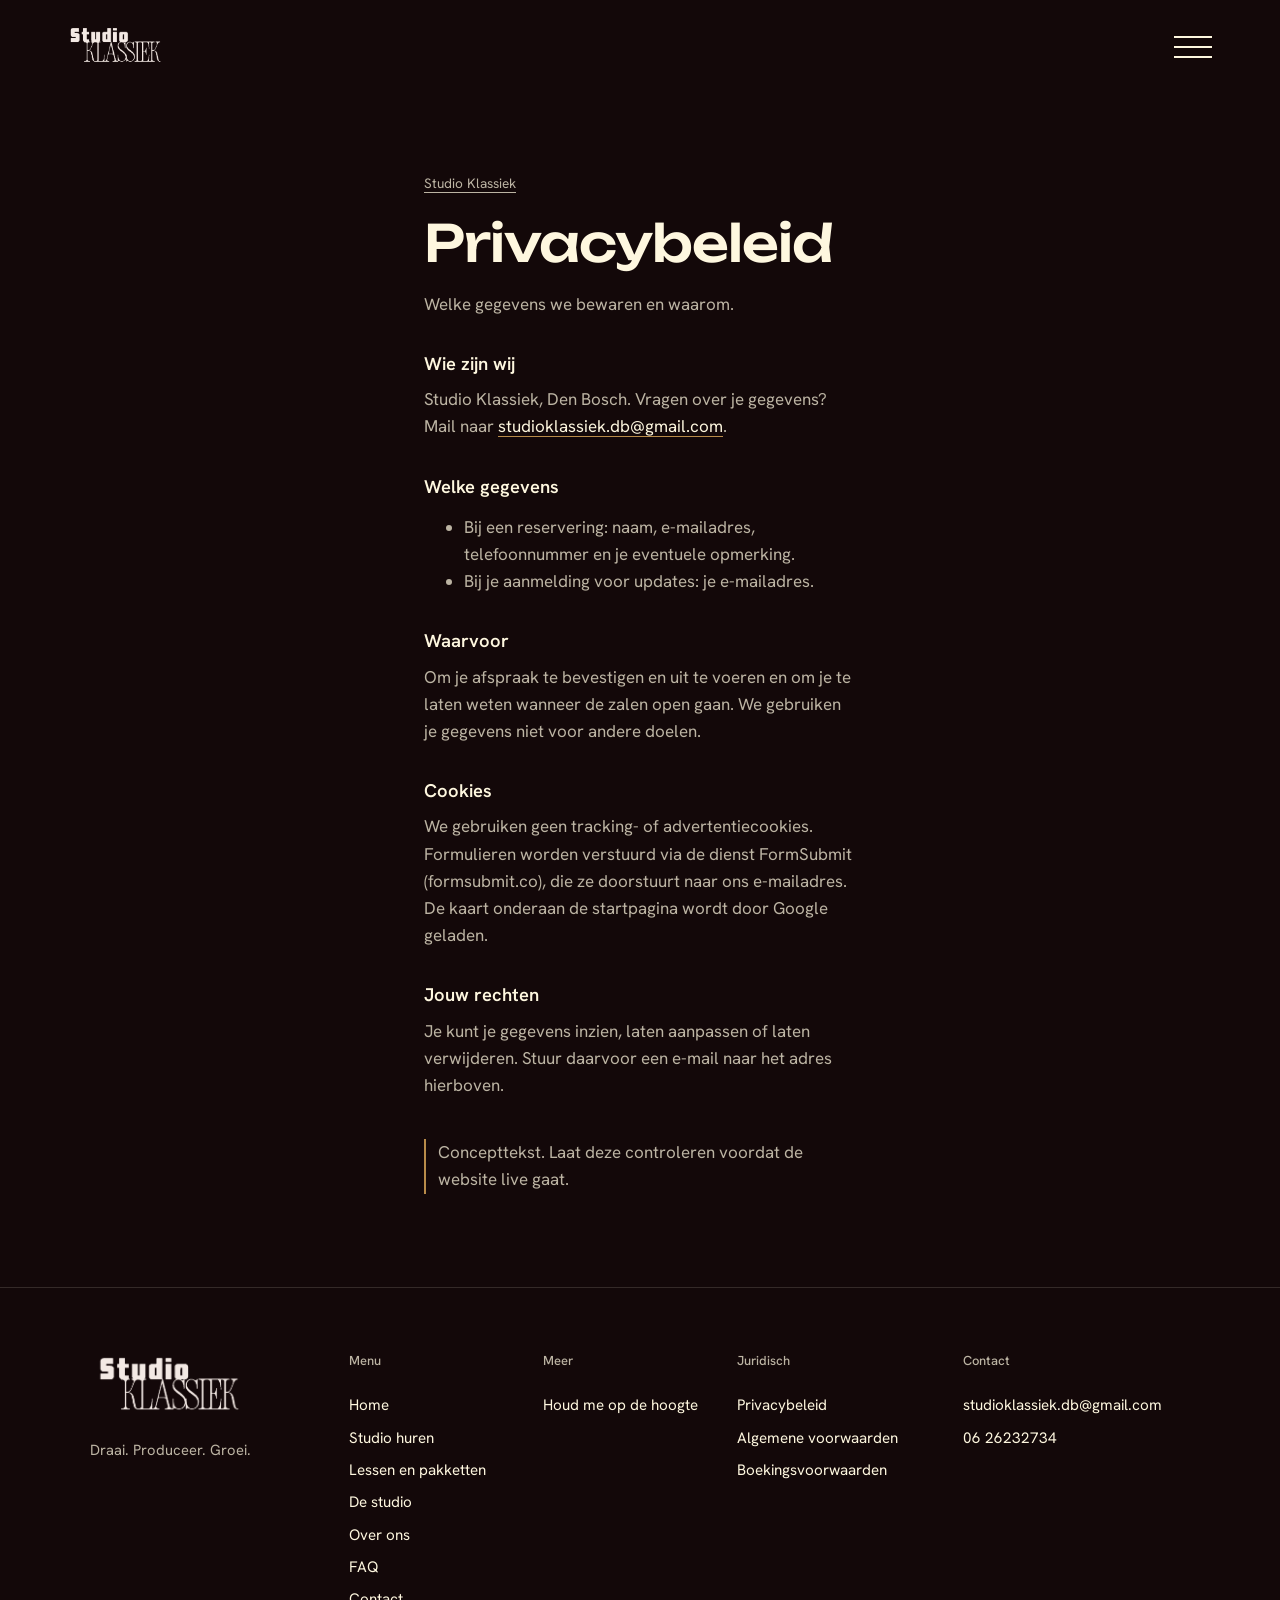
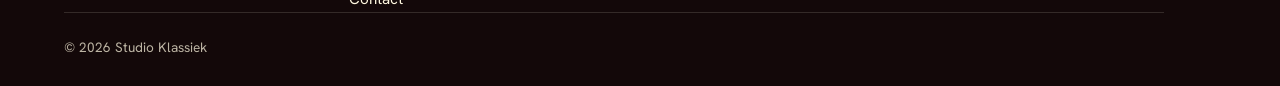
<file: privacy.html>
<!doctype html>
<html lang="nl">
<head>
<meta charset="utf-8">
<meta http-equiv="Content-Security-Policy" content="default-src 'self'; script-src 'self'; style-src 'self'; img-src 'self' data:; font-src 'self'; connect-src 'self' https://formsubmit.co; frame-src https://www.google.com; object-src 'none'; base-uri 'self'; form-action 'self'">
<meta name="viewport" content="width=device-width, initial-scale=1">
<title>Privacybeleid | Studio Klassiek</title>
<link rel="icon" href="favicon.ico">
<link rel="stylesheet" href="fonts.css">
<link rel="stylesheet" href="styles.css">
</head>
<body class="inner">

<a class="skip" href="#main">Naar de inhoud</a>

<header class="site-header">
  <a class="brand" href="index.html" aria-label="Studio Klassiek, naar de startpagina">
    <img src="assets/logo-cream.png" width="657" height="285" alt="Studio Klassiek">
  </a>
  <div class="head-actions">
    <button class="burger" id="burger" aria-expanded="false" aria-controls="menu" aria-label="Menu"><span></span><span></span><span></span></button>
  </div>
</header>

<nav class="menu" id="menu" aria-label="Hoofdmenu" hidden>
  <a href="self-service.html"><span class="m-text"><span class="m-label">Studio huren</span><small>DJ-studio en Produce-studio per 30 minuten</small></span></a>
  <a href="pakketten.html"><span class="m-text"><span class="m-label">Lessen en pakketten</span><small>DJ- of Produce-lessen, 5 of 10 per pakket</small></span></a>
  <a href="studio.html"><span class="m-text"><span class="m-label">De studio</span><small>De ruimtes en de apparatuur</small></span></a>
  <a href="over-ons.html"><span class="m-text"><span class="m-label">Over ons</span><small>Wie we zijn en voor wie we er zijn</small></span></a>
</nav>

<main id="main" class="page">
  <div class="block narrow-page doc">
    <p class="crumb"><a href="index.html">Studio Klassiek</a></p>
    <h1 class="page-title">Privacybeleid</h1>
    <p class="intro">Welke gegevens we bewaren en waarom.</p>
    <h2>Wie zijn wij</h2>
    <p>Studio Klassiek, Den Bosch. Vragen over je gegevens? Mail naar <a class="textlink" href="mailto:studioklassiek.db@gmail.com">studioklassiek.db@gmail.com</a>.</p>
    <h2>Welke gegevens</h2>
    <ul class="ticks">
      <li>Bij een reservering: naam, e-mailadres, telefoonnummer en je eventuele opmerking.</li>
      
      <li>Bij je aanmelding voor updates: je e-mailadres.</li>
    </ul>
    <h2>Waarvoor</h2>
    <p>Om je afspraak te bevestigen en uit te voeren en om je te laten weten wanneer de zalen open gaan. We gebruiken je gegevens niet voor andere doelen.</p>
    <h2>Cookies</h2>
    <p>We gebruiken geen tracking- of advertentiecookies. Formulieren worden verstuurd via de dienst FormSubmit (formsubmit.co), die ze doorstuurt naar ons e-mailadres. De kaart onderaan de startpagina wordt door Google geladen.</p>
    <h2>Jouw rechten</h2>
    <p>Je kunt je gegevens inzien, laten aanpassen of laten verwijderen. Stuur daarvoor een e-mail naar het adres hierboven.</p>
    <p class="fine concept">Concepttekst. Laat deze controleren voordat de website live gaat.</p>
  </div>
</main>

<footer class="site-footer big">
  <div class="foot-grid">
    <div class="foot-brand">
      <img src="assets/logo-cream.png" width="657" height="285" alt="Studio Klassiek">
      <p>Draai. Produceer. Groei.</p>
    </div>
    <nav aria-label="Footer menu">
      <h4>Menu</h4>
      <a href="index.html">Home</a>
      <a href="self-service.html">Studio huren</a>
      <a href="pakketten.html">Lessen en pakketten</a>
      <a href="studio.html">De studio</a>
      <a href="over-ons.html">Over ons</a>
      <a href="faq.html">FAQ</a>
      <a href="contact.html">Contact</a>
    </nav>
    <nav aria-label="Meer">
      <h4>Meer</h4>
      <a href="index.html#early">Houd me op de hoogte</a>
    </nav>
    <nav aria-label="Juridisch">
      <h4>Juridisch</h4>
      <a href="privacy.html">Privacybeleid</a>
      <a href="voorwaarden.html">Algemene voorwaarden</a>
      <a href="boekingsvoorwaarden.html">Boekingsvoorwaarden</a>
    </nav>
    <div>
      <h4>Contact</h4>
      <a data-c-mail href="mailto:studioklassiek.db@gmail.com">studioklassiek.db@gmail.com</a>
      <a data-c-tel href="tel:+31626232734">06 26232734</a>
    </div>
  </div>
  <p class="copy">&copy; 2026 Studio Klassiek</p>
</footer>

<script src="common.js"></script>
<script src="content.js"></script>
</body>
</html>
</file>
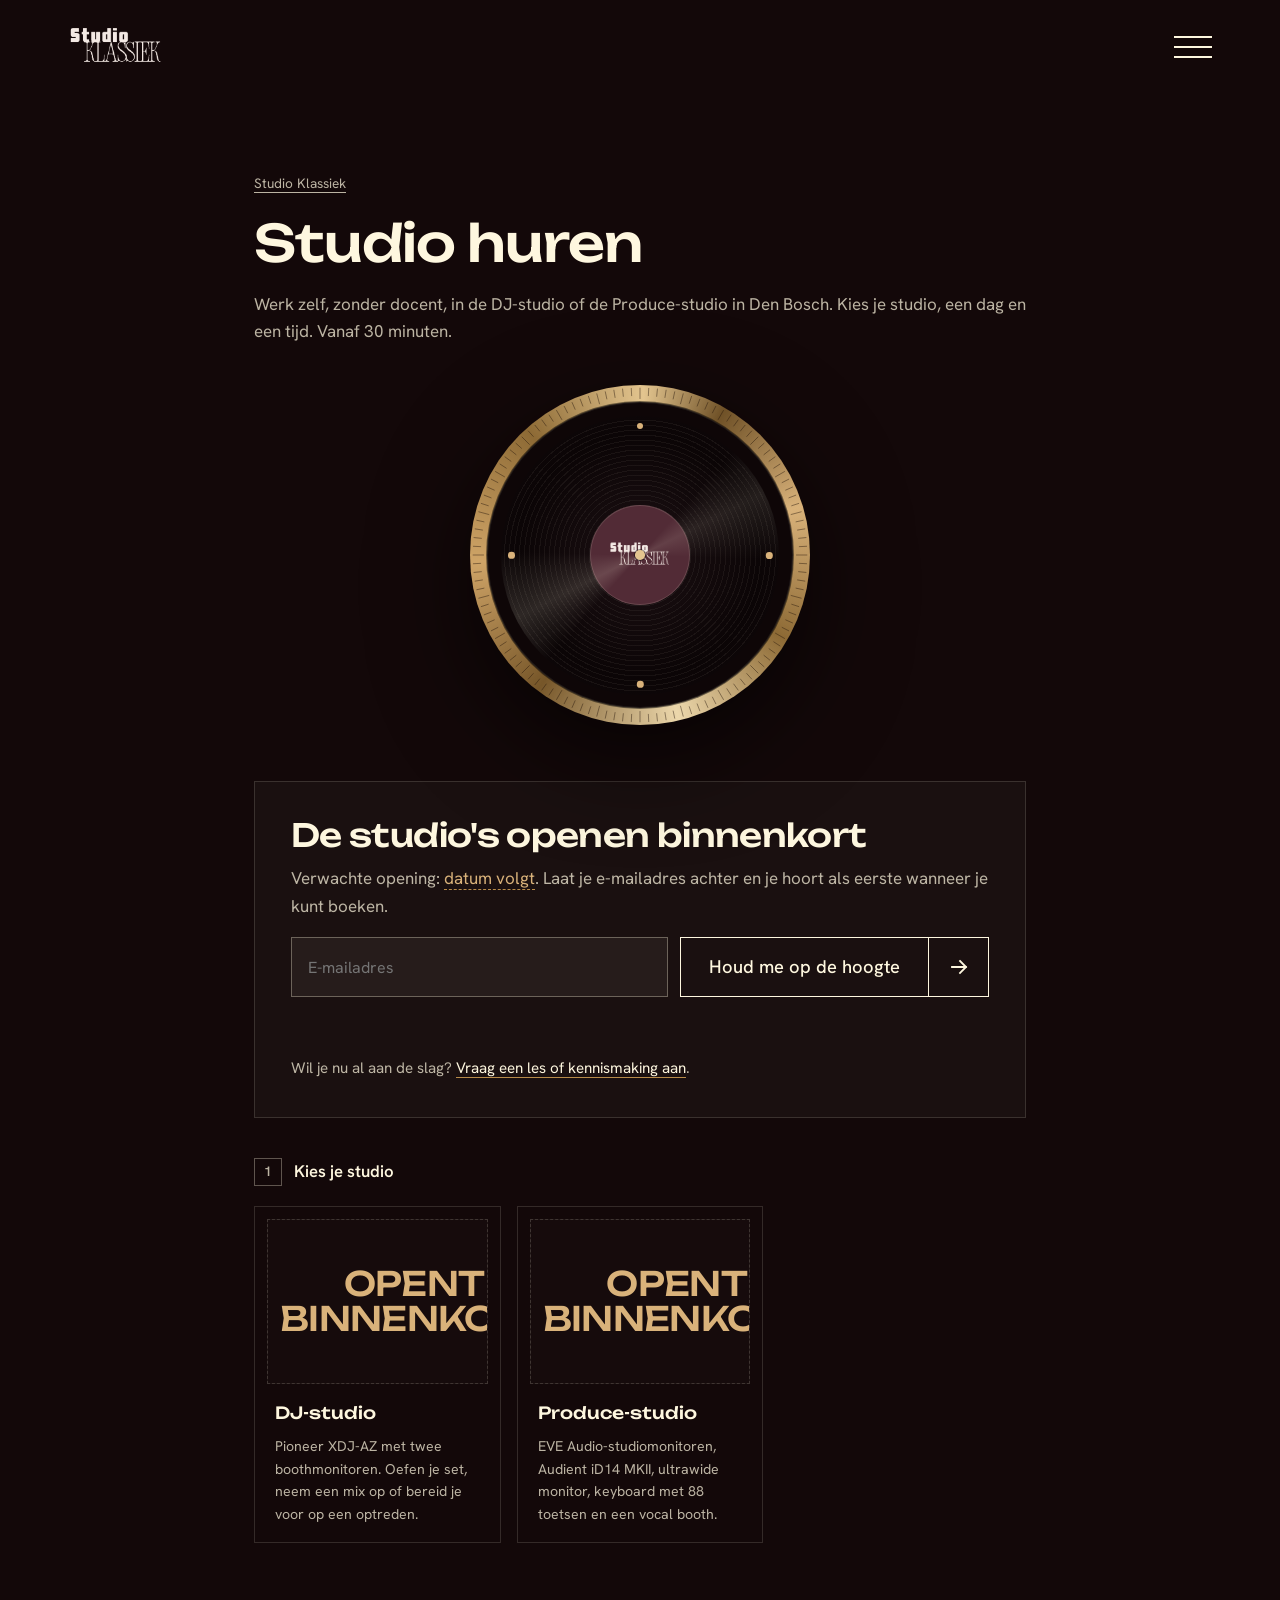
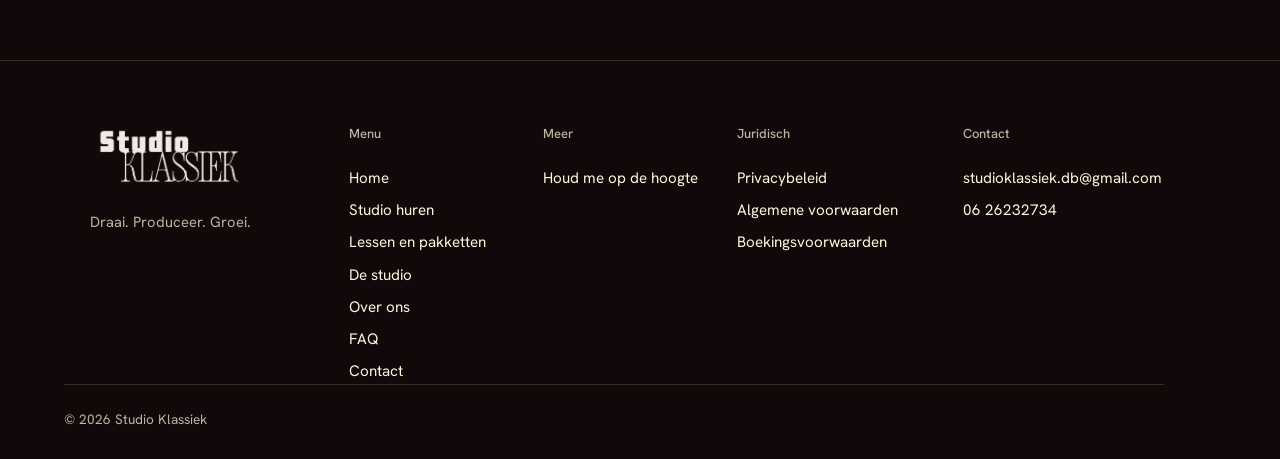
<file: self-service.html>
<!doctype html>
<html lang="nl">
<head>
<meta charset="utf-8">
<meta http-equiv="Content-Security-Policy" content="default-src 'self'; script-src 'self'; style-src 'self'; img-src 'self' data:; font-src 'self'; connect-src 'self' https://formsubmit.co; frame-src https://www.google.com; object-src 'none'; base-uri 'self'; form-action 'self'">
<meta name="viewport" content="width=device-width, initial-scale=1">
<title>Studio huren | Studio Klassiek</title>
<meta name="description" content="Huur de DJ-studio of Produce-studio van Studio Klassiek in Den Bosch en werk zelf, zonder docent. Vanaf 30 minuten.">
<link rel="icon" href="favicon.ico">
<link rel="stylesheet" href="fonts.css">
<link rel="stylesheet" href="styles.css">
</head>
<body class="inner">

<a class="skip" href="#main">Naar de inhoud</a>

<header class="site-header">
  <a class="brand" href="index.html" aria-label="Studio Klassiek, naar de startpagina">
    <img src="assets/logo-cream.png" width="657" height="285" alt="Studio Klassiek">
  </a>
  <div class="head-actions">
    <button class="burger" id="burger" aria-expanded="false" aria-controls="menu" aria-label="Menu"><span></span><span></span><span></span></button>
  </div>
</header>

<nav class="menu" id="menu" aria-label="Hoofdmenu" hidden>
  <a href="self-service.html"><span class="m-text"><span class="m-label">Studio huren</span><small>DJ-studio en Produce-studio per 30 minuten</small></span></a>
  <a href="pakketten.html"><span class="m-text"><span class="m-label">Lessen en pakketten</span><small>DJ- of Produce-lessen, 5 of 10 per pakket</small></span></a>
  <a href="studio.html"><span class="m-text"><span class="m-label">De studio</span><small>De ruimtes en de apparatuur</small></span></a>
  <a href="over-ons.html"><span class="m-text"><span class="m-label">Over ons</span><small>Wie we zijn en voor wie we er zijn</small></span></a>
</nav>

<main id="main" class="page">
  <div class="block">
    <p class="crumb"><a href="index.html">Studio Klassiek</a></p>
    <h1 class="page-title">Studio huren</h1>
    <p class="intro">Werk zelf, zonder docent, in de DJ-studio of de Produce-studio in Den Bosch. Kies je studio, een dag en een tijd. Vanaf 30 minuten.</p>

    <div class="wheel-wrap">
      <div class="wheel" id="wheel" aria-hidden="true">
        <span class="w-ring"></span>
        <svg class="w-ticks" id="wheelTicks" viewBox="0 0 100 100" aria-hidden="true"></svg>
        <span class="w-bezel"></span>
        <span class="platter">
          <span class="mark m1"><i></i></span><span class="mark m2"><i></i></span><span class="mark m3"><i></i></span><span class="mark m4"><i></i></span>
          <span class="label"><img src="assets/logo-cream.png" width="657" height="285" alt=""></span>
        </span>
        <span class="w-sheen"></span>
        <span class="w-spindle"></span>
      </div>
    </div>
    <section class="soon-box" aria-labelledby="soonTitle">
      <h2 id="soonTitle">De studio's openen binnenkort</h2>
      <p>Verwachte opening: <span class="todo" id="openingDate">datum volgt</span>. Laat je e-mailadres achter en je hoort als eerste wanneer je kunt boeken.</p>
      <form id="earlyForm" class="early-form" novalidate>
        <label class="sr-only" for="earlyEmail">E-mailadres</label>
        <input id="earlyEmail" name="email" type="email" autocomplete="email" maxlength="120" placeholder="E-mailadres" required>
        <button class="btn" type="submit"><span>Houd me op de hoogte</span><i class="arrow" aria-hidden="true"><svg viewBox="0 0 24 24"><path d="M5 12h14M13 6l6 6-6 6"/></svg></i></button>
      </form>
      <p class="early-msg" id="earlyMsg" role="status"></p>
      <p class="soon-alt">Wil je nu al aan de slag? <a class="textlink" href="lessen-boeken.html">Vraag een les of kennismaking aan</a>.</p>
    </section>

    <div class="booking" id="ssBooking">
      <div class="book-form flat">

        <fieldset class="step">
          <legend><span class="num">1</span> Kies je studio</legend>
          <div class="rooms" id="rooms" role="radiogroup" aria-label="Studio"></div>
        </fieldset>

        <fieldset class="step">
          <legend><span class="num">2</span> Duur, dag en tijd</legend>
          <div class="durations" id="durations" role="radiogroup" aria-label="Duur">
            <label><input type="radio" name="duration" value="30"><span>30 min</span></label>
            <label><input type="radio" name="duration" value="60" checked><span>1 uur</span></label>
            <label><input type="radio" name="duration" value="90"><span>1,5 uur</span></label>
            <label><input type="radio" name="duration" value="120"><span>2 uur</span></label>
            <label><input type="radio" name="duration" value="180"><span>3 uur</span></label>
            <label><input type="radio" name="duration" value="240"><span>4 uur</span></label>
          </div>
          <div class="cal" id="cal" aria-label="Kalender"></div>
          <p class="mini" id="slotHead">Kies eerst een studio.</p>
          <div class="slots" id="slots" aria-live="polite"></div>
        </fieldset>

        <fieldset class="step">
          <legend><span class="num">3</span> Bevestigen</legend>
                    <details class="key-agreement">
            <summary>Sleutelovereenkomst lezen</summary>
            <div class="key-body">
              <div class="callout">
      <h2>Stroomuitval</h2>
      <p>Valt de stroom uit, dan heb je 5 minuten om in te pakken en de ruimte te verlaten.</p>
    </div>

    <h2>1. Ontvangst van toegangsmiddel</h2>
    <p>De cursist verklaart het omschreven toegangsmiddel in goede staat te hebben ontvangen. Het toegangsmiddel blijft eigendom van Studio Klassiek.</p>
    <p>In de overeenkomst worden vastgelegd:</p>
    <ul class="ticks">
      <li>Type toegangsmiddel (sleutel, tag, pas of anders)</li>
      <li>Sleutelnummer of identificatie en het aantal</li>
      <li>Datum en tijd van uitgifte</li>
      <li>Eventuele borg (in euro)</li>
      <li>Toegestane ruimte(s)</li>
      <li>Periode van het toegangsrecht</li>
      <li>Lestijden en aanvullende toestemming</li>
    </ul>

    <h2>2. Persoonlijk gebruik en toegang</h2>
    <p>Toegang is uitsluitend toegestaan tijdens afgesproken lessen of met voorafgaande uitdrukkelijke toestemming van Studio Klassiek. Het toegangsmiddel is persoonlijk: de cursist leent het niet uit, draagt het niet over en laat het niet namaken of kopiëren zonder voorafgaande schriftelijke toestemming. Het geeft geen recht op vrij oefenen buiten de afgesproken tijden.</p>

    <h2>3. Veiligheid en afsluiten</h2>
    <p>De cursist bewaart het toegangsmiddel zorgvuldig, laat geen onbevoegden binnen en sluit na gebruik deuren en ramen volgens de studio-instructies. Apparatuur en verlichting worden volgens die instructies uitgeschakeld en de studio wordt netjes achtergelaten. Bij twijfel over de beveiliging wordt Studio Klassiek direct geïnformeerd.</p>

    <h2>4. Verlies, diefstal of defect</h2>
    <p>Verlies, diefstal, een defect of een vermoeden van misbruik wordt onmiddellijk gemeld bij de contactpersoon van Studio Klassiek. Studio Klassiek kan het toegangsmiddel blokkeren of vervangen en de toegang beveiligen. Aantoonbare, redelijke kosten worden alleen op de cursist verhaald voor zover het verlies of de schade aan de cursist kan worden toegerekend. Er geldt geen automatische vaste boete.</p>

    <h2>5. Teruggave en beëindiging</h2>
    <p>De cursist levert het toegangsmiddel uiterlijk op de laatste dag van het toegangsrecht in, of eerder op redelijk verzoek van Studio Klassiek als daarvoor een gerechtvaardigde reden bestaat. Studio Klassiek bevestigt de ontvangst. Een afzonderlijk overeengekomen sleutelborg wordt terugbetaald, behoudens wettelijk toegestane verrekening van vaststaande vorderingen.</p>

    <h2>6. Relatie met lessen en minderjarige cursisten</h2>
    <p>Deze sleutelovereenkomst is een aanvulling op de lesafspraken en huisregels. Zij geeft op zichzelf geen recht op onbeperkte toegang. Bij tegenstrijdigheid gelden dwingendrechtelijke regels en individueel schriftelijk gemaakte afspraken. Voor een cursist jonger dan 18 jaar tekent een ouder of wettelijke voogd mee voor toestemming voor het sleutelgebruik en deze afspraken.</p>

    <h2>Ondertekening</h2>
    <p>Partijen bevestigen de ontvangst van het toegangsmiddel en hun akkoord met deze afspraken. Studio Klassiek en de cursist tekenen met plaats, datum, naam en handtekening. Bij een cursist jonger dan 18 jaar tekent ook een ouder of wettelijke voogd. Bij teruggave bevestigt Studio Klassiek datum, tijd en aantal.</p>
              <p><a class="textlink" href="assets/sleutelovereenkomst.pdf" target="_blank" rel="noopener">Open de sleutelovereenkomst (PDF)</a></p>
            </div>
          </details>
          <div id="gate"></div>
          <p class="error" id="formError" role="alert" hidden></p>
        </fieldset>
      </div>

      <aside class="summary" aria-label="Overzicht">
        <dl>
          <dt>Studio</dt><dd id="sRoom">Nog niet gekozen</dd>
          <dt>Datum</dt><dd id="sDate">Nog niet gekozen</dd>
          <dt>Tijd</dt><dd id="sTime">Nog niet gekozen</dd>
          <dt>Duur</dt><dd id="sDur">1 uur</dd>
        </dl>
      </aside>
    </div>

    <div class="done" id="done" hidden tabindex="-1">
      <h3 id="doneTitle">Bedankt!</h3>
      <p id="doneText"></p>
      <div class="done-actions" id="doneActions"></div>
    </div>
  </div>
</main>

<footer class="site-footer big">
  <div class="foot-grid">
    <div class="foot-brand">
      <img src="assets/logo-cream.png" width="657" height="285" alt="Studio Klassiek">
      <p>Draai. Produceer. Groei.</p>
    </div>
    <nav aria-label="Footer menu">
      <h4>Menu</h4>
      <a href="index.html">Home</a>
      <a href="self-service.html">Studio huren</a>
      <a href="pakketten.html">Lessen en pakketten</a>
      <a href="studio.html">De studio</a>
      <a href="over-ons.html">Over ons</a>
      <a href="faq.html">FAQ</a>
      <a href="contact.html">Contact</a>
    </nav>
    <nav aria-label="Meer">
      <h4>Meer</h4>
      <a href="index.html#early">Houd me op de hoogte</a>
    </nav>
    <nav aria-label="Juridisch">
      <h4>Juridisch</h4>
      <a href="privacy.html">Privacybeleid</a>
      <a href="voorwaarden.html">Algemene voorwaarden</a>
      <a href="boekingsvoorwaarden.html">Boekingsvoorwaarden</a>
    </nav>
    <div>
      <h4>Contact</h4>
      <a data-c-mail href="mailto:studioklassiek.db@gmail.com">studioklassiek.db@gmail.com</a>
      <a data-c-tel href="tel:+31626232734">06 26232734</a>
    </div>
  </div>
  <p class="copy">&copy; 2026 Studio Klassiek</p>
</footer>

<script src="common.js"></script>
<script src="content.js"></script>
<script src="selfservice.js"></script>
<script src="early.js"></script>
<script src="wheel.js"></script>
</body>
</html>
</file>
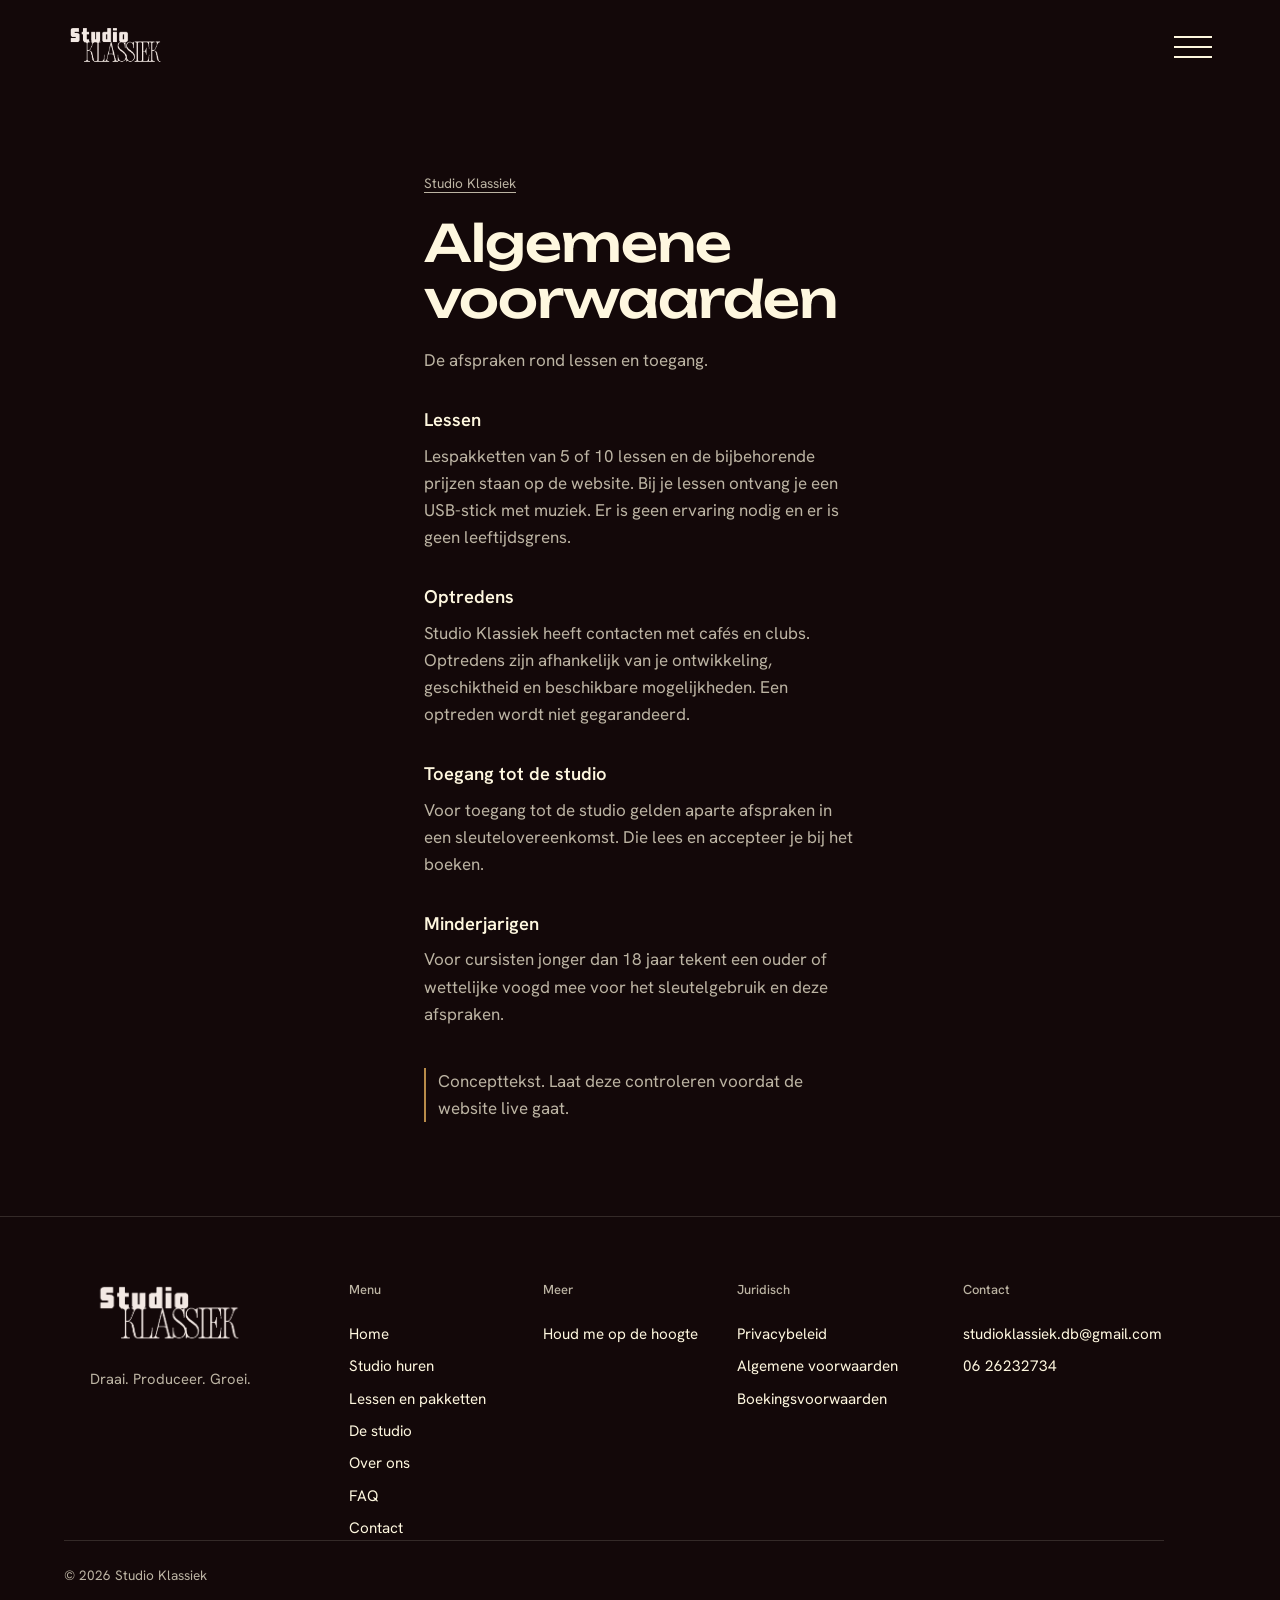
<file: voorwaarden.html>
<!doctype html>
<html lang="nl">
<head>
<meta charset="utf-8">
<meta http-equiv="Content-Security-Policy" content="default-src 'self'; script-src 'self'; style-src 'self'; img-src 'self' data:; font-src 'self'; connect-src 'self' https://formsubmit.co; frame-src https://www.google.com; object-src 'none'; base-uri 'self'; form-action 'self'">
<meta name="viewport" content="width=device-width, initial-scale=1">
<title>Algemene voorwaarden | Studio Klassiek</title>
<link rel="icon" href="favicon.ico">
<link rel="stylesheet" href="fonts.css">
<link rel="stylesheet" href="styles.css">
</head>
<body class="inner">

<a class="skip" href="#main">Naar de inhoud</a>

<header class="site-header">
  <a class="brand" href="index.html" aria-label="Studio Klassiek, naar de startpagina">
    <img src="assets/logo-cream.png" width="657" height="285" alt="Studio Klassiek">
  </a>
  <div class="head-actions">
    <button class="burger" id="burger" aria-expanded="false" aria-controls="menu" aria-label="Menu"><span></span><span></span><span></span></button>
  </div>
</header>

<nav class="menu" id="menu" aria-label="Hoofdmenu" hidden>
  <a href="self-service.html"><span class="m-text"><span class="m-label">Studio huren</span><small>DJ-studio en Produce-studio per 30 minuten</small></span></a>
  <a href="pakketten.html"><span class="m-text"><span class="m-label">Lessen en pakketten</span><small>DJ- of Produce-lessen, 5 of 10 per pakket</small></span></a>
  <a href="studio.html"><span class="m-text"><span class="m-label">De studio</span><small>De ruimtes en de apparatuur</small></span></a>
  <a href="over-ons.html"><span class="m-text"><span class="m-label">Over ons</span><small>Wie we zijn en voor wie we er zijn</small></span></a>
</nav>

<main id="main" class="page">
  <div class="block narrow-page doc">
    <p class="crumb"><a href="index.html">Studio Klassiek</a></p>
    <h1 class="page-title">Algemene voorwaarden</h1>
    <p class="intro">De afspraken rond lessen en toegang.</p>
    <h2>Lessen</h2>
    <p>Lespakketten van 5 of 10 lessen en de bijbehorende prijzen staan op de website. Bij je lessen ontvang je een USB-stick met muziek. Er is geen ervaring nodig en er is geen leeftijdsgrens.</p>
    <h2>Optredens</h2>
    <p>Studio Klassiek heeft contacten met cafés en clubs. Optredens zijn afhankelijk van je ontwikkeling, geschiktheid en beschikbare mogelijkheden. Een optreden wordt niet gegarandeerd.</p>
    <h2>Toegang tot de studio</h2>
    <p>Voor toegang tot de studio gelden aparte afspraken in een sleutelovereenkomst. Die lees en accepteer je bij het boeken.</p>
    <h2>Minderjarigen</h2>
    <p>Voor cursisten jonger dan 18 jaar tekent een ouder of wettelijke voogd mee voor het sleutelgebruik en deze afspraken.</p>
    <p class="fine concept">Concepttekst. Laat deze controleren voordat de website live gaat.</p>
  </div>
</main>

<footer class="site-footer big">
  <div class="foot-grid">
    <div class="foot-brand">
      <img src="assets/logo-cream.png" width="657" height="285" alt="Studio Klassiek">
      <p>Draai. Produceer. Groei.</p>
    </div>
    <nav aria-label="Footer menu">
      <h4>Menu</h4>
      <a href="index.html">Home</a>
      <a href="self-service.html">Studio huren</a>
      <a href="pakketten.html">Lessen en pakketten</a>
      <a href="studio.html">De studio</a>
      <a href="over-ons.html">Over ons</a>
      <a href="faq.html">FAQ</a>
      <a href="contact.html">Contact</a>
    </nav>
    <nav aria-label="Meer">
      <h4>Meer</h4>
      <a href="index.html#early">Houd me op de hoogte</a>
    </nav>
    <nav aria-label="Juridisch">
      <h4>Juridisch</h4>
      <a href="privacy.html">Privacybeleid</a>
      <a href="voorwaarden.html">Algemene voorwaarden</a>
      <a href="boekingsvoorwaarden.html">Boekingsvoorwaarden</a>
    </nav>
    <div>
      <h4>Contact</h4>
      <a data-c-mail href="mailto:studioklassiek.db@gmail.com">studioklassiek.db@gmail.com</a>
      <a data-c-tel href="tel:+31626232734">06 26232734</a>
    </div>
  </div>
  <p class="copy">&copy; 2026 Studio Klassiek</p>
</footer>

<script src="common.js"></script>
<script src="content.js"></script>
</body>
</html>
</file>
<file: fonts.css>
﻿@font-face{font-family:'Bodoni Moda';font-style:italic;font-weight:400;font-display:swap;src:url('fonts/bodonimoda-italic-400-0.woff2') format('woff2');}
@font-face{font-family:'Bodoni Moda';font-style:normal;font-weight:400;font-display:swap;src:url('fonts/bodonimoda-normal-400-1.woff2') format('woff2');}
@font-face{font-family:'Bodoni Moda';font-style:normal;font-weight:500;font-display:swap;src:url('fonts/bodonimoda-normal-500-2.woff2') format('woff2');}
@font-face{font-family:'Bodoni Moda';font-style:normal;font-weight:700;font-display:swap;src:url('fonts/bodonimoda-normal-700-3.woff2') format('woff2');}
@font-face{font-family:'Hanken Grotesk';font-style:normal;font-weight:400;font-display:swap;src:url('fonts/hankengrotesk-normal-400-4.woff2') format('woff2');}
@font-face{font-family:'Hanken Grotesk';font-style:normal;font-weight:500;font-display:swap;src:url('fonts/hankengrotesk-normal-500-5.woff2') format('woff2');}
@font-face{font-family:'Hanken Grotesk';font-style:normal;font-weight:600;font-display:swap;src:url('fonts/hankengrotesk-normal-600-6.woff2') format('woff2');}

@font-face{font-family:'Unbounded';font-style:normal;font-weight:200 900;font-display:swap;src:url('fonts/unbounded.woff2') format('woff2');}
</file>
<file: styles.css>
:root {
  --wine: #522B36;
  --gold: #B88B49;
  --gold-lt: #D9B27A;
  --deep: #420303;
  --cream: #FEF7DF;
  --ember: #D54918;
  --bg: #130809;
  --bg2: #1b0d10;
  --line: rgba(254, 247, 223, .14);
  --line-strong: rgba(254, 247, 223, .32);
  --ease: cubic-bezier(.22, 1, .36, 1);
  --soft: rgba(254, 247, 223, .72);

  --display: 'Unbounded', 'Arial Black', sans-serif;
  --serif: 'Bodoni Moda', 'Didot', Georgia, serif;
  --sans: 'Hanken Grotesk', system-ui, sans-serif;
  --gutter: clamp(20px, 5vw, 64px);
}

*, *::before, *::after { box-sizing: border-box; }
html { scroll-behavior: smooth; scroll-padding-top: 96px; }
body { margin: 0; background: var(--bg); color: var(--cream); font-family: var(--sans); font-size: 17px; line-height: 1.6; -webkit-font-smoothing: antialiased; }
img { max-width: 100%; height: auto; display: block; }
a { color: inherit; }
p { margin: 0 0 1em; }
:focus-visible { outline: 2px solid var(--gold-lt); outline-offset: 3px; }
.skip { position: absolute; left: -999px; top: 8px; background: var(--cream); color: var(--wine); padding: 12px 16px; z-index: 100; }
.skip:focus { left: 8px; }

/* Header */
.site-header { position: fixed; inset: 0 0 auto 0; z-index: 60; display: flex; align-items: center; justify-content: space-between; padding: 24px var(--gutter); transition: background .3s; }
.site-header.solid { background: rgba(19, 8, 9, .92); backdrop-filter: blur(8px); }
.brand img { width: 104px; }
.head-actions { display: flex; align-items: center; gap: 20px; }
.icon-btn { display: grid; place-items: center; width: 52px; height: 52px; border: 1px solid var(--cream); border-radius: 10px; color: var(--cream); transition: background .3s, color .3s; }
.icon-btn svg { width: 24px; height: 24px; fill: none; stroke: currentColor; stroke-width: 1.5; }
.icon-btn:hover { background: var(--cream); color: var(--wine); }
.burger { width: 46px; height: 46px; background: none; border: 0; cursor: pointer; display: grid; align-content: center; gap: 8px; padding: 0 4px; }
.burger span { display: block; height: 2px; background: var(--cream); transition: transform .35s var(--ease), opacity .25s; }
.burger[aria-expanded=true] span:nth-child(1) { transform: translateY(10px) rotate(45deg); }
.burger[aria-expanded=true] span:nth-child(2) { opacity: 0; }
.burger[aria-expanded=true] span:nth-child(3) { transform: translateY(-10px) rotate(-45deg); }


/* Hero */
.hero { position: relative; min-height: 100svh; display: grid; place-items: center; text-align: center; padding: 120px var(--gutter) 80px; background: var(--bg); overflow: hidden; }
.hero-inner { position: relative; z-index: 1; max-width: 860px; animation: rise .45s var(--ease) both; }
.tag { display: inline-block; margin: 0 0 28px; padding: 8px 20px; border: 1px solid var(--line); font-size: .8125rem; font-weight: 600; letter-spacing: 0; color: var(--soft); }
h1 { margin: 0 0 28px; font-family: var(--display); font-weight: 500; font-size: clamp(1.9rem, 5.4vw, 4rem); line-height: 1.18; letter-spacing: -.02em; }
h1 em { font-family: var(--serif); font-style: italic; font-weight: 400; font-size: 1.28em; letter-spacing: 0; line-height: 1; color: var(--gold-lt); }
.lead { font-size: clamp(1.05rem, 1.7vw, 1.3rem); max-width: 30em; margin: 0 auto 16px; }
.small { font-size: .9rem; color: var(--soft); margin-bottom: 36px; letter-spacing: .01em; }
@keyframes rise { from { opacity: 0; transform: translateY(12px); } to { opacity: 1; transform: none; } }

/* Knop: rechthoek met pijlvlak, vulling schuift in */
.btn { position: relative; display: inline-flex; align-items: stretch; border: 1px solid var(--cream); background: transparent; color: var(--cream); font: 500 1.15rem/1 var(--sans); text-decoration: none; cursor: pointer; overflow: hidden; isolation: isolate; border-radius: 0; padding: 0; transition: color .35s; }
.btn > span { padding: 20px 28px; }
.btn::before { content: ""; position: absolute; inset: 0; background: var(--cream); transform: translateX(-101%); transition: transform .45s var(--ease); z-index: -1; }
.btn:hover::before, .btn:focus-visible::before { transform: none; }
.btn:hover, .btn:focus-visible { color: var(--wine); }
.arrow { display: grid; place-items: center; width: 60px; border-left: 1px solid currentColor; }
.arrow svg { width: 24px; height: 24px; fill: none; stroke: currentColor; stroke-width: 1.8; stroke-linecap: square; transition: transform .35s; }
.btn:hover .arrow svg { transform: translateX(5px); }
.btn[disabled] { opacity: .55; cursor: wait; }

/* Feiten */
.facts { display: grid; grid-template-columns: repeat(3, 1fr); max-width: 900px; margin: 0 auto; padding: 56px var(--gutter); text-align: center; gap: 12px; }
.facts svg { width: 34px; height: 34px; fill: none; stroke: var(--cream); stroke-width: 1.4; margin: 0 auto 16px; }
.facts p { margin: 0; font-size: .95rem; }

/* Blokken */
.block { max-width: 900px; margin: 0 auto; padding: clamp(44px, 6vw, 80px) var(--gutter); }
h2 { margin: 0 0 40px; font-family: var(--display); font-weight: 500; font-size: clamp(1.7rem, 4vw, 2.7rem); letter-spacing: -.02em; line-height: 1.1; }
h3 { margin: 0 0 12px; font-family: var(--sans); font-weight: 600; font-size: 1.15rem; }
.rows article { border-top: 1px solid var(--line); padding: 32px 0; display: grid; grid-template-columns: 1fr 1fr; gap: 12px 40px; align-items: start; }
.rows article:last-of-type { border-bottom: 1px solid var(--line); }
.rows h3 { grid-column: 1 / -1; }
.rows p { margin: 0; color: var(--soft); }
.price { margin: 0; display: grid; gap: 12px; }
.price div { display: flex; justify-content: space-between; align-items: baseline; border-bottom: 1px solid rgba(254, 247, 223, .12); padding-bottom: 8px; }
.price div:last-child { border: 0; }
.price dt { color: var(--soft); }
.price dd { margin: 0; font-family: var(--display); font-weight: 500; font-size: 1.35rem; }
.note { margin-top: 28px; color: var(--soft); font-size: .95rem; }

/* Reserveren */
.stage { background: var(--bg2); border-top: 1px solid rgba(254, 247, 223, .1); border-bottom: 1px solid rgba(254, 247, 223, .1); }
.intro { margin: -20px 0 40px; color: var(--soft); }
.booking { display: grid; grid-template-columns: 1fr 240px; gap: 40px; align-items: start; }
.step { border: 0; padding: 0; margin: 0 0 40px; min-width: 0; }
.step legend { padding: 0; margin-bottom: 20px; font-weight: 600; font-size: 1.05rem; display: flex; align-items: center; gap: 12px; }
.num { display: inline-grid; place-items: center; width: 28px; height: 28px; border: 1px solid var(--line-strong); color: var(--soft); font-size: .85rem; }
.choices { display: grid; grid-template-columns: repeat(2, 1fr); gap: 12px; }
.choice, .durations label { position: relative; cursor: pointer; }
.choice input, .durations input, .check input[type=checkbox] { position: absolute; opacity: 0; pointer-events: none; }
.choice > span, .durations label span { display: block; border: 1px solid var(--line-strong); padding: 16px 16px; transition: background .25s, color .25s, border-color .25s; }
.choice b { font-weight: 600; }
.choice:hover > span, .durations label:hover span { border-color: var(--cream); }
.choice input:checked + span, .durations input:checked + span { background: var(--cream); color: var(--wine); border-color: var(--cream); }
.choice input:focus-visible + span, .durations input:focus-visible + span { outline: 2px solid var(--gold-lt); outline-offset: 2px; }
.durations { display: flex; gap: 12px; margin-top: 12px; flex-wrap: wrap; }
.durations label span { padding: 12px 20px; font-size: .92rem; }

.cal { max-width: 400px; border: 1px solid var(--line); padding: 16px; margin-bottom: 20px; }
.cal-head { display: flex; align-items: center; justify-content: space-between; margin-bottom: 12px; }
.cal-head strong { font-family: var(--serif); font-size: 1.3rem; font-weight: 500; text-transform: capitalize; }
.cal-nav { width: 38px; height: 38px; border: 1px solid var(--line); background: transparent; color: var(--cream); cursor: pointer; font-size: 1.1rem; border-radius: 0; transition: background .25s, color .25s; }
.cal-nav:hover:not(:disabled) { background: var(--cream); color: var(--wine); }
.cal-nav:disabled { opacity: .3; cursor: not-allowed; }
.cal-grid { display: grid; grid-template-columns: repeat(7, 1fr); gap: 4px; }
.cal-dow { text-align: center; font-size: .7rem; font-weight: 600; letter-spacing: 0; padding: 8px 0; color: var(--soft); }
.cal-day { aspect-ratio: 1; border: 1px solid transparent; background: rgba(254, 247, 223, .06); color: var(--cream); font: 500 .95rem var(--sans); cursor: pointer; border-radius: 0; transition: background .2s, color .2s; }
.cal-day:hover:not(:disabled) { background: rgba(254, 247, 223, .14); }
.cal-day:disabled { background: transparent; opacity: .28; cursor: not-allowed; }
.cal-day[aria-pressed=true] { background: var(--cream); color: var(--wine); }
.mini { font-size: .8125rem; font-weight: 600; letter-spacing: 0; margin: 0; color: var(--soft); }
.slots { display: grid; grid-template-columns: repeat(auto-fill, minmax(84px, 1fr)); gap: 8px; margin-top: 12px; }
.slot { padding: 12px 0; border: 1px solid var(--line-strong); background: transparent; color: var(--cream); font: 600 .92rem var(--sans); cursor: pointer; border-radius: 0; transition: background .2s, color .2s, border-color .2s; }
.slot:hover:not(:disabled) { border-color: var(--cream); background: rgba(254, 247, 223, .1); }
.slot[aria-pressed=true] { background: var(--cream); color: var(--wine); border-color: var(--cream); }
.slot:disabled { text-decoration: line-through; opacity: .3; cursor: not-allowed; }
.slots-empty { grid-column: 1 / -1; margin: 0; color: var(--soft); }

.fields { display: grid; grid-template-columns: 1fr 1fr; gap: 16px; }
.fields .full { grid-column: 1 / -1; }
.fields label { display: grid; gap: 8px; font-size: .8125rem; font-weight: 600; letter-spacing: 0; color: var(--soft); }
.fields input, .fields textarea { font: 400 1rem var(--sans); letter-spacing: 0; text-transform: none; padding: 12px 16px; border: 1px solid var(--line-strong); background: rgba(254, 247, 223, .05); color: var(--cream); border-radius: 0; width: 100%; }
.fields input:focus, .fields textarea:focus { outline: 0; border-color: var(--cream); }
.fields .invalid { border-color: var(--ember); }
.check { display: flex; margin-top: 20px; cursor: pointer; font-size: .9rem; color: var(--soft); position: relative; }
.check span { position: relative; padding-left: 36px; }
.check span::before { content: ""; position: absolute; left: 0; top: 2px; width: 20px; height: 20px; border: 1px solid var(--cream); }
.check input:checked + span::after { content: ""; position: absolute; left: 7px; top: 5px; width: 6px; height: 11px; border: solid var(--cream); border-width: 0 2px 2px 0; transform: rotate(45deg); }
.check input:focus-visible + span::before { outline: 2px solid var(--gold-lt); outline-offset: 2px; }
.error { color: #ffb59c; border-left: 3px solid var(--ember); background: rgba(213, 73, 24, .12); padding: 12px 16px; margin: 0 0 20px; }

.summary { position: sticky; top: 100px; border: 1px solid var(--line); padding: 24px; }
.summary dl { margin: 0; }
.summary dt { font-size: .8125rem; font-weight: 600; letter-spacing: 0; color: var(--soft); margin-top: 16px; }
.summary dt:first-child { margin-top: 0; }
.summary dd { margin: 2px 0 0; font-family: var(--serif); font-size: 1.15rem; }

.done { border: 1px solid var(--line); border-top: 3px solid var(--gold); padding: clamp(24px, 4vw, 44px); }
.done h3 { font-family: var(--display); font-size: 1.5rem; }
.done-actions { display: flex; flex-wrap: wrap; gap: 12px; margin-top: 8px; }

/* Info */
.info { margin: 0; border-top: 1px solid var(--line); }
.info div { display: grid; grid-template-columns: 140px 1fr; gap: 12px; padding: 20px 0; border-bottom: 1px solid var(--line); }
.info dt { color: var(--soft); }
.info dd { margin: 0; }
.info a { text-decoration-color: var(--gold); text-underline-offset: 5px; }
.site-footer { display: flex; justify-content: space-between; align-items: center; gap: 20px; padding: 40px var(--gutter); max-width: 900px; margin: 0 auto; color: var(--soft); font-size: .9rem; }
.site-footer img { width: 110px; }
.site-footer p { margin: 0; }
.site-footer a { text-decoration-color: var(--gold); text-underline-offset: 4px; }

@media (max-width: 760px) {
  body { font-size: 16px; }
  .brand img { width: 88px; }
  .booking, .rows article { grid-template-columns: 1fr; }
  .summary { position: static; }
  .choices, .fields { grid-template-columns: 1fr; }
  .info div { grid-template-columns: 1fr; gap: 2px; }
  .site-footer { flex-direction: column; align-items: flex-start; }
  .btn { width: 100%; justify-content: space-between; }
}
@media (prefers-reduced-motion: reduce) {
  html { scroll-behavior: auto; }
  *, *::before, *::after { animation: none !important; transition-duration: .01ms !important; }
}



/* Subpagina's */
.inner .page { padding-top: 96px; min-height: 70vh; }
.crumb { margin: 0 0 20px; font-size: .85rem; color: var(--soft); }
.crumb a { text-underline-offset: 4px; }
.page-title { margin: 0 0 20px; font-family: var(--display); font-weight: 500; font-size: clamp(1.9rem, 5vw, 3.2rem); letter-spacing: -.02em; line-height: 1.1; }
.sub { font-size: 1.4rem; margin: 48px 0 20px; }
.narrow-page { max-width: 560px; }
.soft { color: var(--soft); }
.book-form.flat { padding: 0; }
.btn-sm > span { padding: 12px 20px; font-size: 1rem; }
.btn-sm .arrow { width: 48px; }
.rows .btn { grid-column: 1 / -1; justify-self: start; margin-top: 8px; }

.rooms { display: grid; grid-template-columns: repeat(auto-fill, minmax(220px, 1fr)); gap: 16px; }
.room { position: relative; cursor: pointer; }
.room input { position: absolute; opacity: 0; pointer-events: none; }
.room-card { display: grid; gap: 8px; border: 1px solid var(--line); padding: 12px 12px 16px; height: 100%; transition: border-color .25s, background .25s, color .25s; }
.room-card b { padding: 8px 8px 0; font-family: var(--display); font-weight: 500; font-size: 1.05rem; }
.room-desc { padding: 0 8px; color: var(--soft); }
.room-media { display: grid; place-items: center; aspect-ratio: 4 / 3; background: rgba(254, 247, 223, .05); border: 1px dashed var(--line); overflow: hidden; }
.room-media small { color: var(--soft); letter-spacing: 0; font-size: .8125rem; }
.room-media img { width: 100%; height: 100%; object-fit: cover; }
.room:hover .room-card { border-color: var(--cream); }
.room input:checked + .room-card { background: var(--cream); color: var(--wine); border-color: var(--cream); }
.room input:checked + .room-card .room-desc { color: var(--wine); }
.room input:focus-visible + .room-card { outline: 2px solid var(--gold-lt); outline-offset: 2px; }
.durations { margin: 0 0 20px; }
#gate .btn, #gate .done-actions { margin-top: 16px; }
.field-one { display: grid; gap: 8px; font-size: .8125rem; font-weight: 600; letter-spacing: 0; color: var(--soft); }
.field-one textarea { font: 400 1rem var(--sans); letter-spacing: 0; text-transform: none; padding: 12px 16px; border: 1px solid var(--line-strong); background: rgba(254, 247, 223, .05); color: var(--cream); border-radius: 0; width: 100%; }
.field-one textarea:focus { outline: 0; border-color: var(--cream); }

.tabs { display: flex; border-bottom: 1px solid var(--line); margin-bottom: 28px; }
.tabs button { flex: 1; background: none; border: 0; border-bottom: 2px solid transparent; color: var(--soft); font: 500 .8125rem var(--sans); letter-spacing: 0; padding: 16px 8px; cursor: pointer; margin-bottom: -1px; transition: color .25s, border-color .25s; }
.tabs button:hover { color: var(--cream); }
.tabs button[aria-selected=true] { color: var(--cream); border-bottom-color: var(--gold-lt); }
.auth-form .fields { margin-bottom: 20px; }
.fields.one { grid-template-columns: 1fr; }
.bookings { display: grid; margin-bottom: 36px; border-top: 1px solid var(--line); }
.booking-row { display: flex; justify-content: space-between; gap: 16px; align-items: center; padding: 20px 0; border-bottom: 1px solid var(--line); }
.booking-row > div { display: grid; }
.booking-row span { color: var(--soft); }
.link-btn { background: none; border: 0; color: var(--cream); font: 500 .8125rem var(--sans); letter-spacing: 0; text-decoration: underline; text-decoration-color: var(--gold); text-underline-offset: 5px; cursor: pointer; }
.link-btn:hover { color: var(--gold-lt); }
.icon-btn.is-in { background: var(--cream); color: var(--wine); }

.map { border: 1px solid var(--line); margin-bottom: 28px; aspect-ratio: 16 / 9; background: rgba(254, 247, 223, .05); }
.map iframe { width: 100%; height: 100%; border: 0; filter: grayscale(.4) contrast(1.05); }
.info dd.empty { color: var(--soft); }
.head-actions .icon-btn + .icon-btn { margin-left: -8px; }
@media (max-width: 760px) { .map { aspect-ratio: 4 / 3; } .booking-row { align-items: flex-start; flex-direction: column; } }
.room input:checked + .room-card .room-media { background: rgba(82, 43, 54, .08); border-color: rgba(82, 43, 54, .35); }
.room input:checked + .room-card .room-media small { color: var(--wine); }
.inner .intro { margin-top: 0; }

/* Zalen: coming soon */
.room-media { position: relative; }
.room.soon { cursor: default; }
.room.soon .room-card { opacity: 1; }
.room.soon:hover .room-card { border-color: var(--line); }
.room-media .soon-badge { position: absolute; inset: 0; display: grid; place-items: center; text-align: center; padding: 12px; background: rgba(19, 8, 9, .72); font-family: var(--display); font-weight: 500; font-size: clamp(1.5rem, 4.4vw, 2.1rem); line-height: 1.05; letter-spacing: -.02em; text-transform: uppercase; color: var(--gold-lt); }
.no-rooms .step:not(:first-of-type), .no-rooms .summary { display: none; }
.no-rooms .booking { grid-template-columns: 1fr; }

/* Early Access */
.sr-only { position: absolute; width: 1px; height: 1px; overflow: hidden; clip: rect(0 0 0 0); white-space: nowrap; }
.early-form { display: flex; gap: 12px; max-width: 560px; }
.early-form input { flex: 1; min-width: 0; font: 400 1rem var(--sans); padding: 0 16px; border: 1px solid var(--line-strong); background: rgba(254, 247, 223, .05); color: var(--cream); border-radius: 0; }
.early-form input:focus { outline: 0; border-color: var(--cream); }
.early-msg { margin: 16px 0 0; color: var(--cream); min-height: 1.6em; }
.early-msg.bad { color: #ffb59c; }
.hero-inner .hero-actions { display: flex; flex-wrap: wrap; gap: 16px; justify-content: center; }
@media (max-width: 760px) { .early-form { flex-direction: column; } .early-form input { padding: 16px; } .hero-inner .hero-actions .btn { width: 100%; } }

/* Footer en documentpagina's */
.site-footer.big { display: block; max-width: none; margin: 0; padding: 64px var(--gutter) 28px; border-top: 1px solid var(--line); background: var(--bg); color: var(--cream); }
.foot-grid { max-width: 1100px; margin: 0 auto; display: grid; grid-template-columns: 1.4fr 1fr 1fr 1.2fr 1.4fr; gap: 32px; }
.foot-brand img { width: 130px; margin-bottom: 16px; }
.foot-brand p { margin: 0; color: var(--soft); font-size: .92rem; }
.foot-grid h4 { margin: 0 0 16px; font: 500 .8125rem var(--sans); letter-spacing: 0; color: var(--soft); }
.foot-grid nav, .foot-grid > div:last-child { display: grid; align-content: start; gap: 8px; }
.foot-grid a { color: var(--cream); text-decoration: none; font-size: .95rem; background: linear-gradient(var(--gold-lt), var(--gold-lt)) left bottom / 0 1px no-repeat; transition: background-size .3s; justify-self: start; }
.foot-grid a:hover { background-size: 100% 1px; }
.copy { max-width: 1100px; margin: 48px auto 0; padding-top: 24px; border-top: 1px solid rgba(254, 247, 223, .14); color: var(--soft); font-size: .85rem; }
.doc h2 { font-family: var(--sans); font-size: 1.15rem; font-weight: 600; letter-spacing: 0; margin: 36px 0 12px; }
.doc p, .doc li { color: var(--soft); }
.doc .intro { margin: 0 0 28px; }
.doc .faq { margin-top: 8px; }
.faq details { border-top: 1px solid var(--line); }
.faq details:last-child { border-bottom: 1px solid var(--line); }
.faq summary { cursor: pointer; list-style: none; padding: 20px 40px 20px 0; position: relative; font-weight: 600; font-size: 1.05rem; }
.faq summary::-webkit-details-marker { display: none; }
.faq summary::after { content: "+"; position: absolute; right: 4px; top: 50%; transform: translateY(-50%); font: 300 1.6rem var(--sans); color: var(--soft); transition: transform .3s; }
.faq details[open] summary::after { transform: translateY(-50%) rotate(45deg); }
.faq details p { color: var(--soft); margin: 0 0 20px; }
.textlink { color: var(--cream); text-decoration-color: var(--gold); text-underline-offset: 4px; }
.concept { margin-top: 40px; border-left: 2px solid var(--gold); padding-left: 12px; }
@media (max-width: 1100px) { .foot-grid { grid-template-columns: repeat(4, auto); justify-content: space-between; } .foot-brand { grid-column: 1 / -1; } }
@media (max-width: 700px) { .foot-grid { grid-template-columns: 1fr 1fr; } }

.callout { border: 1px solid var(--gold); border-left-width: 4px; padding: 8px 24px 12px; margin: 8px 0 12px; background: rgba(184, 139, 73, .08); }
.callout h2 { margin-top: 16px; color: var(--gold-lt); }
.callout p { color: var(--cream); font-size: 1.1rem; }
.foot-grid nav[aria-label="Juridisch"] a { max-width: 100%; }

/* Menu: paneel met genummerde regels */
html.menu-open { overflow: hidden; }
.menu-backdrop { position: fixed; inset: 0; z-index: 54; background: rgba(8, 3, 4, .66); -webkit-backdrop-filter: blur(6px); backdrop-filter: blur(6px); opacity: 0; transition: opacity .3s var(--ease); }
.menu-backdrop.open { opacity: 1; }
.menu-backdrop[hidden] { display: none; }

/* Menu: een rustig paneel met messing hoeken, grote regels en een korte uitleg per onderdeel */
.menu { position: fixed; top: 88px; right: var(--gutter); z-index: 55; width: min(460px, calc(100% - 2 * var(--gutter))); max-height: calc(100svh - 104px); overflow-y: auto; overscroll-behavior: contain; counter-reset: m; padding: 12px 36px 32px; background: linear-gradient(180deg, #211116 0%, #150a0d 100%); border: 1px solid rgba(217, 178, 122, .34); border-top: 2px solid var(--gold); box-shadow: 0 40px 100px rgba(0, 0, 0, .7); opacity: 0; transform: translateY(-12px); transition: opacity .3s var(--ease), transform .3s var(--ease); }
.menu.open { opacity: 1; transform: none; }
.menu[hidden] { display: none; }
.menu::before { content: ""; position: absolute; inset: 8px; border: 1px solid rgba(217, 178, 122, .12); pointer-events: none; }
.menu::after { content: ""; position: absolute; inset: 8px; pointer-events: none; background:
  linear-gradient(var(--gold-lt), var(--gold-lt)) left top / 16px 1px no-repeat,
  linear-gradient(var(--gold-lt), var(--gold-lt)) left top / 1px 16px no-repeat,
  linear-gradient(var(--gold-lt), var(--gold-lt)) right top / 16px 1px no-repeat,
  linear-gradient(var(--gold-lt), var(--gold-lt)) right top / 1px 16px no-repeat,
  linear-gradient(var(--gold-lt), var(--gold-lt)) left bottom / 16px 1px no-repeat,
  linear-gradient(var(--gold-lt), var(--gold-lt)) left bottom / 1px 16px no-repeat,
  linear-gradient(var(--gold-lt), var(--gold-lt)) right bottom / 16px 1px no-repeat,
  linear-gradient(var(--gold-lt), var(--gold-lt)) right bottom / 1px 16px no-repeat; }

.menu > a { counter-increment: m; position: relative; display: grid; grid-template-columns: 40px 1fr 24px; align-items: center; min-height: 88px; padding: 20px 0; color: var(--cream); text-decoration: none; border-bottom: 1px solid rgba(254, 247, 223, .1); background: linear-gradient(var(--gold), var(--gold)) left bottom / 0 1px no-repeat; -webkit-tap-highlight-color: transparent; opacity: 0; transform: translateY(10px); transition: opacity .4s var(--ease), transform .4s var(--ease), background-size .45s var(--ease); }
.menu.open > a { opacity: 1; transform: none; transition-delay: calc(var(--i, 0) * 50ms + 90ms), calc(var(--i, 0) * 50ms + 90ms), 0s; }
.menu > a:nth-child(1) { --i: 0; }
.menu > a:nth-child(2) { --i: 1; }
.menu > a:nth-child(3) { --i: 2; }
.menu > a:nth-child(4) { --i: 3; }
.menu > a:nth-child(5) { --i: 4; }
.menu > a::before { content: "0" counter(m); font: 500 .8125rem var(--sans); color: var(--soft); transition: color .3s var(--ease); }
.menu > a::after { content: ""; justify-self: end; width: 10px; height: 10px; border: solid var(--soft); border-width: 1.5px 1.5px 0 0; transform: rotate(45deg); transition: transform .35s var(--ease), border-color .3s var(--ease); }
.m-text { display: grid; gap: 4px; transition: transform .35s var(--ease); }
.m-label { font-family: var(--serif); font-size: 2rem; line-height: 1.1; transition: color .3s var(--ease); }
.menu > a small { font: 400 .875rem var(--sans); color: var(--soft); }
.menu > a:hover, .menu > a:focus-visible { background-size: 100% 1px; }
.menu > a:hover .m-text, .menu > a:focus-visible .m-text { transform: translateX(8px); }
.menu > a:hover .m-label, .menu > a:focus-visible .m-label, .menu > a:hover::before, .menu > a:focus-visible::before { color: var(--gold-lt); }
.menu > a:hover::after, .menu > a:focus-visible::after { border-color: var(--gold-lt); transform: translateX(6px) rotate(45deg); }
.menu > a:focus-visible { outline: 2px solid var(--gold-lt); outline-offset: -2px; }
.menu > a[aria-current="page"] .m-label, .menu > a[aria-current="page"]::before { color: var(--gold-lt); }

.menu .menu-foot { display: grid; gap: 4px; padding-top: 28px; }
.menu .menu-foot small { margin-bottom: 8px; font: 500 .8125rem var(--sans); color: var(--soft); }
.menu .menu-foot a { display: flex; align-items: center; justify-self: start; min-height: 44px; color: var(--cream); text-decoration: none; font: 500 1.0625rem var(--sans); background: linear-gradient(var(--gold-lt), var(--gold-lt)) left bottom 10px / 0 1px no-repeat; transition: background-size .35s var(--ease); }
.menu .menu-foot a:hover, .menu .menu-foot a:focus-visible { background-size: 100% 1px; }

@media (max-width: 760px) {
  .menu { top: 84px; left: 12px; right: 12px; width: auto; max-height: calc(100svh - 100px); padding: 8px 24px 24px; }
  .menu > a { grid-template-columns: 32px 1fr 20px; min-height: 84px; }
  .m-label { font-size: 1.75rem; }
  .burger { width: 52px; height: 52px; }
}
@media (prefers-reduced-motion: reduce) {
  .menu > a { opacity: 1; transform: none; }
  .menu.open > a { transition-delay: 0s; }
}
/* Homepage: lessen, werkwijze, binnenkort-blok */
.rows article > div p { margin: 0 0 16px; }
.rows article > div .ticks { margin: 16px 0; }
.rows article > div .fine { margin: 0; }
.rows article h3 { font-family: var(--serif); font-weight: 400; font-size: clamp(1.5rem, 3.2vw, 2rem); line-height: 1.15; }
.rows .price { align-self: start; }
.block > .btn { margin-top: 28px; }
.steps { list-style: none; margin: 0; padding: 0; display: grid; grid-template-columns: repeat(4, 1fr); gap: 20px; counter-reset: s; }
.steps li { counter-increment: s; border-top: 1px solid var(--line); padding-top: 20px; display: grid; gap: 8px; align-content: start; }
.steps li::before { content: "0" counter(s); font: 600 .75rem var(--sans); letter-spacing: .18em; color: var(--soft); }
.steps b { font-family: var(--serif); font-weight: 400; font-size: 1.5rem; line-height: 1.1; }
.steps span { color: var(--soft); font-size: .95rem; }
.soon-box { display: none; margin: 0 0 40px; padding: clamp(24px, 4vw, 36px); border: 1px solid var(--line); background: rgba(254, 247, 223, .03); }
.no-rooms .soon-box { display: block; }
.soon-box h2 { margin: 0 0 12px; font-size: clamp(1.4rem, 3.5vw, 2rem); }
.soon-box p { color: var(--soft); }
.soon-box .early-form { max-width: none; }
@media (max-width: 900px) { .steps { grid-template-columns: 1fr 1fr; } }
@media (max-width: 760px) { .steps { grid-template-columns: 1fr; gap: 0; } .steps li { padding: 20px 0 20px; } .block > .btn { width: 100%; justify-content: space-between; } }

/* ===== Vernieuwde homepage: sfeerbeelden, twee routes, concreter aanbod ===== */
.btn.alt { border-color: var(--line-strong); color: var(--cream); }
.btn.alt::before { background: var(--cream); }
.btn.alt:hover, .btn.alt:focus-visible { color: var(--wine); }
.eyebrow { margin: 0 0 16px; font: 500 .8125rem var(--sans); letter-spacing: 0; color: var(--soft); }
.block.wide { max-width: 1160px; }

/* Foto's en plekken voor foto's */
.ph { position: relative; margin: 0; overflow: hidden; background: var(--bg2); }
.ph img { width: 100%; height: 100%; object-fit: cover; }
.ph-label { position: absolute; left: 14px; bottom: 12px; right: 14px; display: none; font: 500 .8125rem var(--sans); letter-spacing: 0; color: rgba(254, 247, 223, .55); }
.ph.missing img, .hero-media.missing img { display: none; }
.ph.missing .ph-label, .hero-media.missing .ph-label { display: block; }

/* Hero met sfeerbeeld */
.hero-photo { background: var(--bg); }
.hero-media { position: absolute; inset: 0; background: var(--bg); }
.hero-media img { width: 100%; height: 100%; object-fit: cover; }
.hero-media::after { content: ""; position: absolute; inset: 0; background: linear-gradient(180deg, rgba(19, 8, 9, .55) 0%, rgba(19, 8, 9, .35) 40%, rgba(19, 8, 9, .85) 100%); }
.hero-media .ph-label { top: auto; bottom: 22px; text-align: center; z-index: 1; }
.hero .tag { margin-bottom: 24px; color: var(--cream); border-color: rgba(254, 247, 223, .4); background: rgba(19, 8, 9, .35); }
.routes { display: grid; grid-template-columns: 1fr 1fr; gap: 16px; max-width: 640px; margin: 0 auto; }
.route { display: grid; gap: 12px; text-decoration: none; text-align: left; }
.route small { font-size: .85rem; color: var(--soft); letter-spacing: .02em; }
.route .btn { width: 100%; justify-content: space-between; }
.route:hover .btn::before, .route:focus-visible .btn::before { transform: none; }
.route:hover .btn, .route:focus-visible .btn { color: var(--wine); }
.route:hover .btn.alt, .route:focus-visible .btn.alt { color: var(--bg); }
.route:hover .arrow svg { transform: translateX(5px); }
.route:focus-visible { outline: none; }
.route:focus-visible .btn { outline: 2px solid var(--gold-lt); outline-offset: 3px; }

/* Studio huren */
.offer-grid { display: grid; grid-template-columns: 1fr 1fr; gap: 24px; }
.offer { border: 1px solid var(--line); display: grid; grid-template-rows: auto 1fr; }
.offer .ph { aspect-ratio: 4 / 3; }
.offer-body { padding: 24px 24px 24px; display: grid; align-content: start; gap: 12px; }
.offer-body h3 { margin: 0; font-family: var(--serif); font-weight: 400; font-size: 1.8rem; line-height: 1.1; }
.offer-body p { margin: 0; color: var(--soft); }
.status { display: flex; align-items: baseline; flex-wrap: wrap; gap: 4px 8px; font-size: .9rem; color: var(--cream) !important; padding-top: 8px; }
.status .dot { width: 8px; height: 8px; border-radius: 50%; background: var(--gold); align-self: center; }
.notify { margin-top: 24px; padding: clamp(24px, 4vw, 36px); border: 1px solid var(--line); background: rgba(254, 247, 223, .03); }
.notify h3 { font-family: var(--display); font-size: 1.25rem; margin-bottom: 8px; }
.notify p { color: var(--soft); }
.notify .early-form { max-width: none; margin-top: 8px; }

/* Lessen */
.course { border-top: 1px solid var(--line); padding: 36px 0; }
.course:last-of-type { border-bottom: 1px solid var(--line); }
.course-head h3 { margin: 0 0 4px; font-family: var(--serif); font-weight: 400; font-size: clamp(1.8rem, 4vw, 2.4rem); line-height: 1.1; }
.course-sub { margin: 0 0 28px; color: var(--soft); font-size: 1.1rem; }
.path { list-style: none; margin: 0 0 24px; padding: 0; display: grid; grid-template-columns: repeat(3, 1fr); gap: 16px; position: relative; }
.path li { position: relative; padding: 24px 0 0; display: grid; gap: 8px; align-content: start; border-top: 2px solid var(--line-strong); }
.path li:last-child { border-top-color: var(--gold); }
.path li::before { content: ""; position: absolute; top: -7px; left: 0; width: 12px; height: 12px; border-radius: 50%; background: var(--bg); border: 2px solid var(--gold); }
.path li:last-child::before { background: var(--gold); }
.path b { font-family: var(--display); font-weight: 500; font-size: .95rem; letter-spacing: .02em; }
.path span { color: var(--soft); font-size: .96rem; }
.genres { color: var(--soft); font-size: .95rem; margin: 0 0 24px; }
.course-foot { display: grid; grid-template-columns: 240px 1fr; gap: 20px 48px; align-items: start; }
.facts-list { margin: 0; display: grid; gap: 0; border-top: 1px solid rgba(254, 247, 223, .12); }
.facts-list div { display: grid; grid-template-columns: 120px 1fr; gap: 12px; padding: 12px 0; border-bottom: 1px solid rgba(254, 247, 223, .12); font-size: .95rem; }
.facts-list dt { color: var(--soft); }
.facts-list dd { margin: 0; }

/* Nog in te vullen (zichtbaar gemarkeerd) */
.todo { color: var(--gold-lt); border-bottom: 1px dashed var(--gold); }
dd.todo { justify-self: start; }
.todo-block { color: var(--soft); border-left: 2px dashed var(--gold); padding-left: 12px; font-size: .95rem; }

/* Galerij */
.gallery { display: grid; grid-template-columns: repeat(4, 1fr); grid-auto-rows: minmax(160px, 22vw); gap: 12px; }
.gallery .ph { height: 100%; }
.gallery .g-big { grid-column: span 2; grid-row: span 2; }

/* Docenten */
.team { display: grid; grid-template-columns: 1fr 1fr; gap: 28px; }
.person .portrait { aspect-ratio: 4 / 5; margin-bottom: 20px; }
.person h3 { margin: 0; font-family: var(--serif); font-weight: 400; font-size: 1.6rem; }
.role { margin: 2px 0 12px; font: 500 .8125rem var(--sans); letter-spacing: 0; color: var(--soft); }

@media (max-width: 760px) {
  .routes, .offer-grid, .team { grid-template-columns: 1fr; }
  .routes { gap: 20px; }
  .path { grid-template-columns: 1fr; gap: 0; padding-left: 20px; border-left: 2px solid var(--line-strong); }
  .path li { border-top: 0; padding: 0 0 20px 8px; }
  .path li::before { top: 4px; left: -26px; }
  .course-foot { grid-template-columns: 1fr; }
  .facts-list div { grid-template-columns: 1fr; gap: 2px; }
  .gallery { grid-template-columns: 1fr 1fr; grid-auto-rows: 42vw; }
  .person .portrait { aspect-ratio: 4 / 3; }
}

/* Boeken: kosten en aanvraag */
.summary dd#sPrice { line-height: 1.35; }
.sum-note { margin: 16px 0 0; padding-top: 16px; border-top: 1px solid var(--line); font-size: .85rem; color: var(--soft); }
.dur-label { margin: 20px 0 0; }
.soon-alt { margin: 16px 0 0; font-size: .95rem; }
@media (max-width: 700px) { .foot-grid { grid-template-columns: repeat(2, minmax(0, 1fr)); } .foot-grid a { overflow-wrap: anywhere; } }

/* Sleutelovereenkomst: alleen zichtbaar in het boekingsformulier */
.key-agreement { margin: 8px 0 16px; border: 1px solid var(--line); background: rgba(254, 247, 223, .04); }
.key-agreement summary { cursor: pointer; list-style: none; padding: 16px 44px 16px 20px; position: relative; font-weight: 600; }
.key-agreement summary::-webkit-details-marker { display: none; }
.key-agreement summary::after { content: "+"; position: absolute; right: 16px; top: 50%; transform: translateY(-50%); font: 300 1.6rem var(--sans); color: var(--soft); transition: transform .3s; }
.key-agreement[open] summary::after { transform: translateY(-50%) rotate(45deg); }
.key-body { max-height: 340px; overflow-y: auto; padding: 4px 20px 20px; border-top: 1px solid var(--line); -webkit-overflow-scrolling: touch; }
.key-body h2 { font: 600 1rem var(--sans); letter-spacing: 0; margin: 24px 0 8px; }
.key-body p, .key-body li { color: var(--soft); font-size: .95rem; margin: 0 0 12px; }
.key-body .callout { margin: 16px 0 4px; padding: 2px 16px 8px; }
.key-body .callout h2 { margin-top: 12px; }
.key-body .callout p { color: var(--cream); }
.status.is-open .dot { background: var(--gold-lt); }
[hidden] { display: none !important; }

/* Lege fotoplekken tonen we niet: ze verschijnen vanzelf zodra de foto er is */
.hero-media.missing { display: none; }

/* Ruimte voor foto's: een nette lege lijst met een korte omschrijving, die vanzelf vol raakt */
.ph { background: var(--bg2); border: 1px solid var(--line); }
.ph:not(.missing) { border-color: transparent; }
.ph.missing::after { content: ""; position: absolute; inset: 12px; pointer-events: none; background:
  linear-gradient(rgba(217, 178, 122, .55), rgba(217, 178, 122, .55)) left top / 16px 1px no-repeat,
  linear-gradient(rgba(217, 178, 122, .55), rgba(217, 178, 122, .55)) left top / 1px 16px no-repeat,
  linear-gradient(rgba(217, 178, 122, .55), rgba(217, 178, 122, .55)) right top / 16px 1px no-repeat,
  linear-gradient(rgba(217, 178, 122, .55), rgba(217, 178, 122, .55)) right top / 1px 16px no-repeat,
  linear-gradient(rgba(217, 178, 122, .55), rgba(217, 178, 122, .55)) left bottom / 16px 1px no-repeat,
  linear-gradient(rgba(217, 178, 122, .55), rgba(217, 178, 122, .55)) left bottom / 1px 16px no-repeat,
  linear-gradient(rgba(217, 178, 122, .55), rgba(217, 178, 122, .55)) right bottom / 16px 1px no-repeat,
  linear-gradient(rgba(217, 178, 122, .55), rgba(217, 178, 122, .55)) right bottom / 1px 16px no-repeat; }
.ph.missing .ph-label { left: 24px; right: 24px; bottom: 24px; font: 400 .8125rem var(--sans); color: rgba(254, 247, 223, .5); }
.price dd, .summary dd, .cal-day, .slot { font-variant-numeric: tabular-nums; }
/* ===== Premium: de wiel, de menukaart en een rustiger ritme ===== */

.wheel { position: relative; display: block; width: min(340px, 100%); aspect-ratio: 1; padding: 0; border: 0; border-radius: 50%; background: none; filter: drop-shadow(0 32px 48px rgba(0, 0, 0, .6)); }
.wheel > *, .platter > * { position: absolute; }
.w-ring { inset: 0; border-radius: 50%; background: conic-gradient(from 30deg, #6f5127, #d9b27a 12%, #8d6a35 25%, #ecd7ab 38%, #765629 52%, #cfa467 66%, #8d6a35 80%, #e3c58f 92%, #6f5127); }
.w-ticks { inset: 0; width: 100%; height: 100%; stroke: rgba(36, 22, 10, .6); stroke-width: .22; }
.w-bezel { inset: 5%; border-radius: 50%; background: #0e0607; box-shadow: 0 0 0 1px rgba(0, 0, 0, .5), inset 0 0 0 1px rgba(254, 247, 223, .08); }
.platter { inset: 9%; border-radius: 50%; background: radial-gradient(circle at 50% 50%, #1c1013 0, #0b0506 62%, #120a0c 100%); animation: spin 2.4s linear infinite; }
.platter::before { content: ""; position: absolute; inset: 0; border-radius: 50%; background: repeating-radial-gradient(circle at 50% 50%, rgba(254, 247, 223, .055) 0 1px, transparent 1px 5px); -webkit-mask: radial-gradient(circle, transparent 0 24%, #000 25%); mask: radial-gradient(circle, transparent 0 24%, #000 25%); }
.mark { inset: 0; }
.mark i { position: absolute; left: 50%; top: 2.5%; width: 2.4%; aspect-ratio: 1; margin-left: -1.2%; border-radius: 50%; background: #d9b27a; }
.mark.m2 { transform: rotate(90deg); }
.mark.m3 { transform: rotate(180deg); }
.mark.m4 { transform: rotate(270deg); }
.label { inset: 32%; border-radius: 50%; background: var(--wine); display: grid; place-items: center; box-shadow: inset 0 0 0 1px rgba(254, 247, 223, .14); }
.label img { width: 68%; height: auto; }
.w-sheen { inset: 9%; border-radius: 50%; pointer-events: none; background: conic-gradient(from 200deg, transparent 0 6%, rgba(254, 247, 223, .14) 12%, transparent 20% 56%, rgba(254, 247, 223, .10) 62%, transparent 70%); }
.w-spindle { left: 48.6%; top: 48.6%; width: 2.8%; aspect-ratio: 1; border-radius: 50%; background: #e3c58f; box-shadow: 0 0 0 1px rgba(0, 0, 0, .4); }
@keyframes spin { to { transform: rotate(360deg); } }
.wheel-wrap { display: grid; justify-items: center; gap: 24px; margin: 40px 0 56px; }

/* Prijzen als menukaart */
.course-foot .price { align-self: start; gap: 16px; padding: 24px; border: 1px solid var(--line); background: rgba(254, 247, 223, .02); }
.price div { align-items: baseline; gap: 12px; padding: 0; border: 0; }
.price dt { order: 1; }
.price div::before { content: ""; order: 2; flex: 1; min-width: 16px; border-bottom: 1px dotted var(--line-strong); transform: translateY(-4px); }
.price dd { order: 3; font-family: var(--serif); font-weight: 500; font-size: 1.75rem; line-height: 1; }
.genres { margin: 28px 0 32px; font-family: var(--serif); font-size: clamp(1.2rem, 2.4vw, 1.5rem); line-height: 1.5; color: var(--cream); }

/* Rustiger ritme: een fijne lijn tussen de blokken */
main > .block + .block { border-top: 1px solid var(--line); }
.foot-brand img { width: 160px; }

@media (max-width: 900px) {
  .wheel { width: min(300px, 78vw); }
}
@media (max-width: 560px) { .routes { grid-template-columns: 1fr; } }

.course-foot { grid-template-columns: minmax(280px, 320px) 1fr; }
.price dt, .price dd { white-space: nowrap; }
@media (max-width: 760px) { .course-foot { grid-template-columns: 1fr; } }

/* ===== Hero: links uitgelijnd met een golfvorm onderin ===== */
.hero { text-align: center; padding: 112px var(--gutter) calc(clamp(168px, 26vh, 260px) + 24px); }
.hero-inner { width: 100%; max-width: 1160px; }
.hero h1 { font-size: clamp(2.5rem, 6vw, 4.75rem); line-height: 1.06; margin-bottom: 28px; }
.hero .lead { margin: 0 auto 12px; max-width: 34rem; }
.hero .small { margin-bottom: 36px; }
.routes { margin: 0 auto; max-width: 580px; }
.hero-wave { position: absolute; left: 0; right: 0; bottom: 0; width: 100%; height: clamp(168px, 26vh, 260px); display: block; pointer-events: none; }
@media (max-width: 760px) { .hero { padding-top: 104px; } }

/* Hero rustiger: lichtere kop, zachtere tekst, kleinere knoppen */
.hero h1 { font-weight: 400; font-size: clamp(2.125rem, 4.6vw, 3.5rem); line-height: 1.1; letter-spacing: -.015em; margin-bottom: 32px; }
.hero h1 em { font-size: 1.14em; }
.hero .lead { max-width: 30rem; margin-bottom: 20px; font-size: 1.0625rem; line-height: 1.7; color: var(--soft); }
.hero .small { margin-bottom: 48px; font-size: .8125rem; letter-spacing: .02em; color: rgba(254, 247, 223, .5); }
.routes { gap: 24px; max-width: 520px; margin-left: auto; margin-right: auto; }
.route { gap: 8px; }
.route small { font-size: .8125rem; color: rgba(254, 247, 223, .55); }
.route .btn { font-size: 1rem; }
.route .btn > span:first-child { padding: 16px 20px; }
.route .arrow { width: 52px; }
.hero { padding-bottom: calc(clamp(168px, 26vh, 260px) + 40px); }
@media (max-width: 560px) { .routes { gap: 16px; } .hero .small { margin-bottom: 36px; } }

/* ===== Meer beeld, minder tekst: genre-lint, tabs, groot statement, zwiepbare galerij ===== */
.hero .lead { margin-bottom: 44px; }


.seg { display: inline-flex; margin: 0 0 32px; border: 1px solid var(--line-strong); }
.seg button { padding: 16px 28px; border: 0; background: transparent; color: var(--soft); font: 500 1rem var(--sans); cursor: pointer; transition: background-color .3s var(--ease), color .3s var(--ease); }
.seg button + button { border-left: 1px solid var(--line-strong); }
.seg button:hover { color: var(--cream); }
.seg button[aria-selected="true"] { background: var(--cream); color: var(--wine); }
.seg button:focus-visible { outline: 2px solid var(--gold-lt); outline-offset: -6px; }
.course[hidden] { display: none; }
.course:first-of-type { border-top: 0; padding-top: 0; }
@media (max-width: 560px) { .seg { display: flex; } .seg button { flex: 1; padding: 16px 12px; } }

.statement { padding: clamp(80px, 13vw, 168px) var(--gutter); text-align: center; border-top: 1px solid var(--line); }
.statement p { margin: 0; font-family: var(--serif); font-weight: 400; font-size: clamp(2.5rem, 8.5vw, 7rem); line-height: 1.05; letter-spacing: -.02em; color: var(--cream); }

#studio .gallery { display: flex; gap: 16px; overflow-x: auto; padding: 0 var(--gutter) 24px 0; margin-right: calc(var(--gutter) * -1); scroll-snap-type: x mandatory; scrollbar-width: thin; scrollbar-color: var(--line-strong) transparent; -webkit-overflow-scrolling: touch; }
#studio .gallery .ph { flex: 0 0 min(78vw, 400px); height: auto; aspect-ratio: 4 / 5; scroll-snap-align: start; }
#studio .gallery .ph.g-big { flex-basis: min(88vw, 760px); aspect-ratio: 16 / 10; }

.steps li { position: relative; }
.steps svg { position: absolute; right: 0; top: 20px; width: 28px; height: 28px; fill: none; stroke: var(--soft); stroke-width: 1.4; stroke-linecap: round; stroke-linejoin: round; }

.loc-grid { display: grid; grid-template-columns: 1.15fr .85fr; gap: 40px; align-items: stretch; }
.loc-grid .map { margin: 0; aspect-ratio: auto; min-height: 340px; }
.loc-grid .info { align-content: start; }
@media (max-width: 800px) { .loc-grid { grid-template-columns: 1fr; gap: 24px; } .loc-grid .map { aspect-ratio: 4 / 3; min-height: 0; } }

/* Breder en compacter: minder scrollen, meer overzicht */
#huren .offer .ph { aspect-ratio: 3 / 2; }
#faq .faq[data-faq] { display: grid; grid-template-columns: 1fr 1fr; column-gap: 56px; align-items: start; }
#faq .faq[data-faq] details { border-bottom: 1px solid var(--line); }
#faq .faq[data-faq] details:last-child { border-bottom: 1px solid var(--line); }
#faq .faq[data-faq] details:nth-child(-n+2) { border-top: 1px solid var(--line); }
#faq .faq[data-faq] details:nth-child(n+3) { border-top: 0; }
@media (max-width: 800px) { #faq .faq[data-faq] { grid-template-columns: 1fr; } #faq .faq[data-faq] details:nth-child(n) { border-top: 0; } #faq .faq[data-faq] details:first-child { border-top: 1px solid var(--line); } }

#team .team { gap: 40px 56px; }
#team .person { display: grid; grid-template-columns: 180px 1fr; gap: 8px 28px; align-items: start; }
#team .person .portrait { grid-row: span 3; margin: 0; aspect-ratio: 4 / 5; }
#team .person h3, #team .person .role, #team .person p { grid-column: 2; }
@media (max-width: 760px) { #team .team { grid-template-columns: 1fr; gap: 28px; } #team .person { grid-template-columns: 120px 1fr; gap: 8px 20px; } }

/* Fotoplekken netter: een passe-partout met messing hoeken, een lijn-camera en de omschrijving in het midden */
.ph.missing { background: linear-gradient(165deg, #1d0f13 0%, #140a0d 100%); }
.ph.missing::before { content: ""; position: absolute; inset: 12px; border: 1px solid rgba(217, 178, 122, .16); pointer-events: none; }
.ph.missing .ph-label { inset: 0; left: 0; right: 0; bottom: 0; display: flex; flex-direction: column; align-items: center; justify-content: center; gap: 16px; padding: 32px; text-align: center; font: 400 .875rem/1.5 var(--sans); color: rgba(254, 247, 223, .55); }
.ph.missing .ph-label::before { content: ""; width: 36px; height: 36px; opacity: .75; background: url("data:image/svg+xml,%3Csvg xmlns='http://www.w3.org/2000/svg' viewBox='0 0 24 24' fill='none' stroke='%23D9B27A' stroke-width='1.2' stroke-linecap='round' stroke-linejoin='round'%3E%3Cpath d='M3 8h4l2-3h6l2 3h4v11H3z'/%3E%3Ccircle cx='12' cy='13' r='3.5'/%3E%3C/svg%3E") center / contain no-repeat; }

#team .ph.missing .ph-label { padding: 16px; gap: 12px; font-size: .8125rem; }
#team .ph.missing .ph-label::before { width: 28px; height: 28px; }


/* ===== Opzet overgenomen van STU: badge, kenmerkenrij, pakketkaarten, voordelen en afsluiter ===== */
.badge { display: inline-flex; align-items: center; gap: 8px; margin: 0 0 28px; font-size: .8125rem; color: var(--soft); }
.badge svg { width: 16px; height: 16px; fill: none; stroke: var(--soft); stroke-width: 1.4; stroke-linecap: round; }

.strip { display: grid; grid-template-columns: repeat(4, 1fr); border-top: 1px solid var(--line); border-bottom: 1px solid var(--line); background: var(--bg); }
.strip > div { display: grid; justify-items: center; gap: 8px; padding: 36px 16px; text-align: center; }
.strip > div + div { border-left: 1px solid var(--line); }
.strip svg { width: 28px; height: 28px; margin-bottom: 4px; fill: none; stroke: var(--soft); stroke-width: 1.3; stroke-linecap: round; stroke-linejoin: round; }
.strip b { font: 500 1.0625rem var(--sans); }
.strip span { color: var(--soft); font-size: .875rem; }
@media (max-width: 760px) {
  .strip { grid-template-columns: 1fr 1fr; }
  .strip > div { padding: 28px 12px; }
  .strip > div:nth-child(3) { border-left: 0; }
  .strip > div:nth-child(n+3) { border-top: 1px solid var(--line); }
}

.cta-actions { display: flex; flex-wrap: wrap; gap: 16px; margin-top: 28px; }
@media (max-width: 560px) { .cta-actions { display: grid; } .cta-actions .btn { width: 100%; justify-content: space-between; } }

.pk-head { padding-bottom: 24px; }
.pk-title { margin: 0 0 20px; font-family: var(--display); font-weight: 400; font-size: clamp(2.125rem, 5vw, 3.75rem); line-height: 1.08; letter-spacing: -.015em; }
.pk-title em { font-family: var(--serif); font-style: italic; font-size: 1.14em; letter-spacing: 0; color: var(--gold-lt); }
.pk-head .intro { margin: 0 0 8px; max-width: 34rem; }
.pk-section { padding-top: 32px; }
.pk-grid { display: grid; grid-template-columns: repeat(3, 1fr); gap: 20px; align-items: stretch; }
.pk { position: relative; display: grid; align-content: start; gap: 20px; padding: 32px 28px 28px; border: 1px solid var(--line); background: rgba(254, 247, 223, .03); }
.pk.is-best { background: rgba(254, 247, 223, .07); border-color: var(--line-strong); }
.pk-badge { position: absolute; top: 24px; right: 24px; padding: 4px 10px; border: 1px solid var(--line-strong); font-size: .75rem; color: var(--cream); }
.pk header h2 { margin: 0 0 6px; font-family: var(--serif); font-weight: 400; font-size: 2rem; line-height: 1.1; letter-spacing: 0; }
.pk-tag { margin: 0; color: var(--soft); font-size: .9375rem; }
.pk-price { margin: 4px 0 0; font-family: var(--serif); font-size: 3.25rem; line-height: 1; font-variant-numeric: tabular-nums; }
.pk-price.pk-text { font-size: 2rem; line-height: 1.2; }
.pk-per { margin: -12px 0 0; color: var(--soft); font-size: .9375rem; }
.pk-list { list-style: none; margin: 0; padding: 20px 0 0; border-top: 1px solid var(--line); display: grid; gap: 12px; }
.pk-list li { position: relative; padding-left: 26px; font-size: .9375rem; }
.pk-list li::before { content: ""; position: absolute; left: 2px; top: .5em; width: 10px; height: 5px; border: solid var(--gold-lt); border-width: 0 0 1.5px 1.5px; transform: rotate(-45deg); }
.pk .btn { justify-self: stretch; justify-content: space-between; }
.pk-fine { margin: -8px 0 0; color: rgba(254, 247, 223, .5); font-size: .8125rem; }

.vo-grid { display: grid; grid-template-columns: repeat(3, 1fr); gap: 20px; }
.vo { display: grid; gap: 10px; align-content: start; padding: 28px; border: 1px solid var(--line); background: rgba(254, 247, 223, .02); }
.vo svg { width: 28px; height: 28px; margin-bottom: 8px; fill: none; stroke: var(--soft); stroke-width: 1.3; stroke-linecap: round; stroke-linejoin: round; }
.vo h3 { margin: 0; font: 500 1.0625rem var(--sans); }
.vo p { margin: 0; color: var(--soft); font-size: .9375rem; }

.cta-band { padding: clamp(72px, 10vw, 128px) var(--gutter); text-align: center; border-top: 1px solid var(--line); }
.cta-band h2 { margin: 0 0 32px; font-family: var(--serif); font-weight: 400; font-size: clamp(2rem, 5vw, 3.5rem); letter-spacing: -.01em; }
.cta-band .cta-actions { justify-content: center; margin-top: 0; }
@media (max-width: 900px) { .pk-grid, .vo-grid { grid-template-columns: 1fr; } .pk-price { font-size: 2.75rem; } }

.gallery-wrap { position: relative; }
.g-nav { position: absolute; top: 50%; z-index: 2; display: grid; place-items: center; width: 48px; height: 48px; border: 1px solid var(--line-strong); background: rgba(19, 8, 9, .82); color: var(--cream); cursor: pointer; transform: translateY(-50%); transition: background-color .25s var(--ease), color .25s var(--ease), opacity .25s; }
.g-nav svg { width: 22px; height: 22px; fill: none; stroke: currentColor; stroke-width: 1.8; stroke-linecap: square; }
.g-nav:hover:not(:disabled) { background: var(--cream); color: var(--wine); }
.g-nav:disabled { opacity: .25; cursor: default; }
.g-prev { left: 12px; }
.g-prev svg { transform: scaleX(-1); }
.g-next { right: 12px; }
.gallery-wrap.no-scroll .g-nav { display: none; }
@media (max-width: 760px) { .g-nav { display: none; } }


/* ===== Extra pagina's: studio, over ons, contact ===== */
.studio-row { display: grid; grid-template-columns: 1.15fr 1fr; gap: clamp(28px, 5vw, 72px); align-items: center; padding-top: clamp(40px, 6vw, 80px); }
.studio-row.flip .ph { order: 2; }
.studio-row .ph { margin: 0; aspect-ratio: 4 / 3; }
.studio-body { display: grid; gap: 16px; align-content: center; }
.studio-body h2 { margin: 0; }
.studio-body p { margin: 0; }
.studio-body .pk-list { padding-top: 16px; margin-top: 4px; }
@media (max-width: 900px) { .studio-row { grid-template-columns: 1fr; } .studio-row.flip .ph { order: 0; } }

/* ===== Inloggen met Google of Facebook ===== */
.social { display: grid; gap: 12px; margin: 0 0 28px; }
.social .btn { align-items: center; justify-content: flex-start; gap: 16px; width: 100%; padding-left: 24px; }
.social .btn svg { width: 20px; height: 20px; fill: currentColor; stroke: none; flex: none; }
.social .btn span { flex: 1; padding: 20px 28px 20px 0; text-align: left; }
.or { display: flex; align-items: center; gap: 16px; margin: 0 0 24px; color: var(--soft); font-size: .875rem; }
.or::before, .or::after { content: ""; flex: 1; height: 1px; background: var(--line); }
.auth-note { margin: 20px 0 0; color: var(--soft); font-size: .875rem; }
</file>
